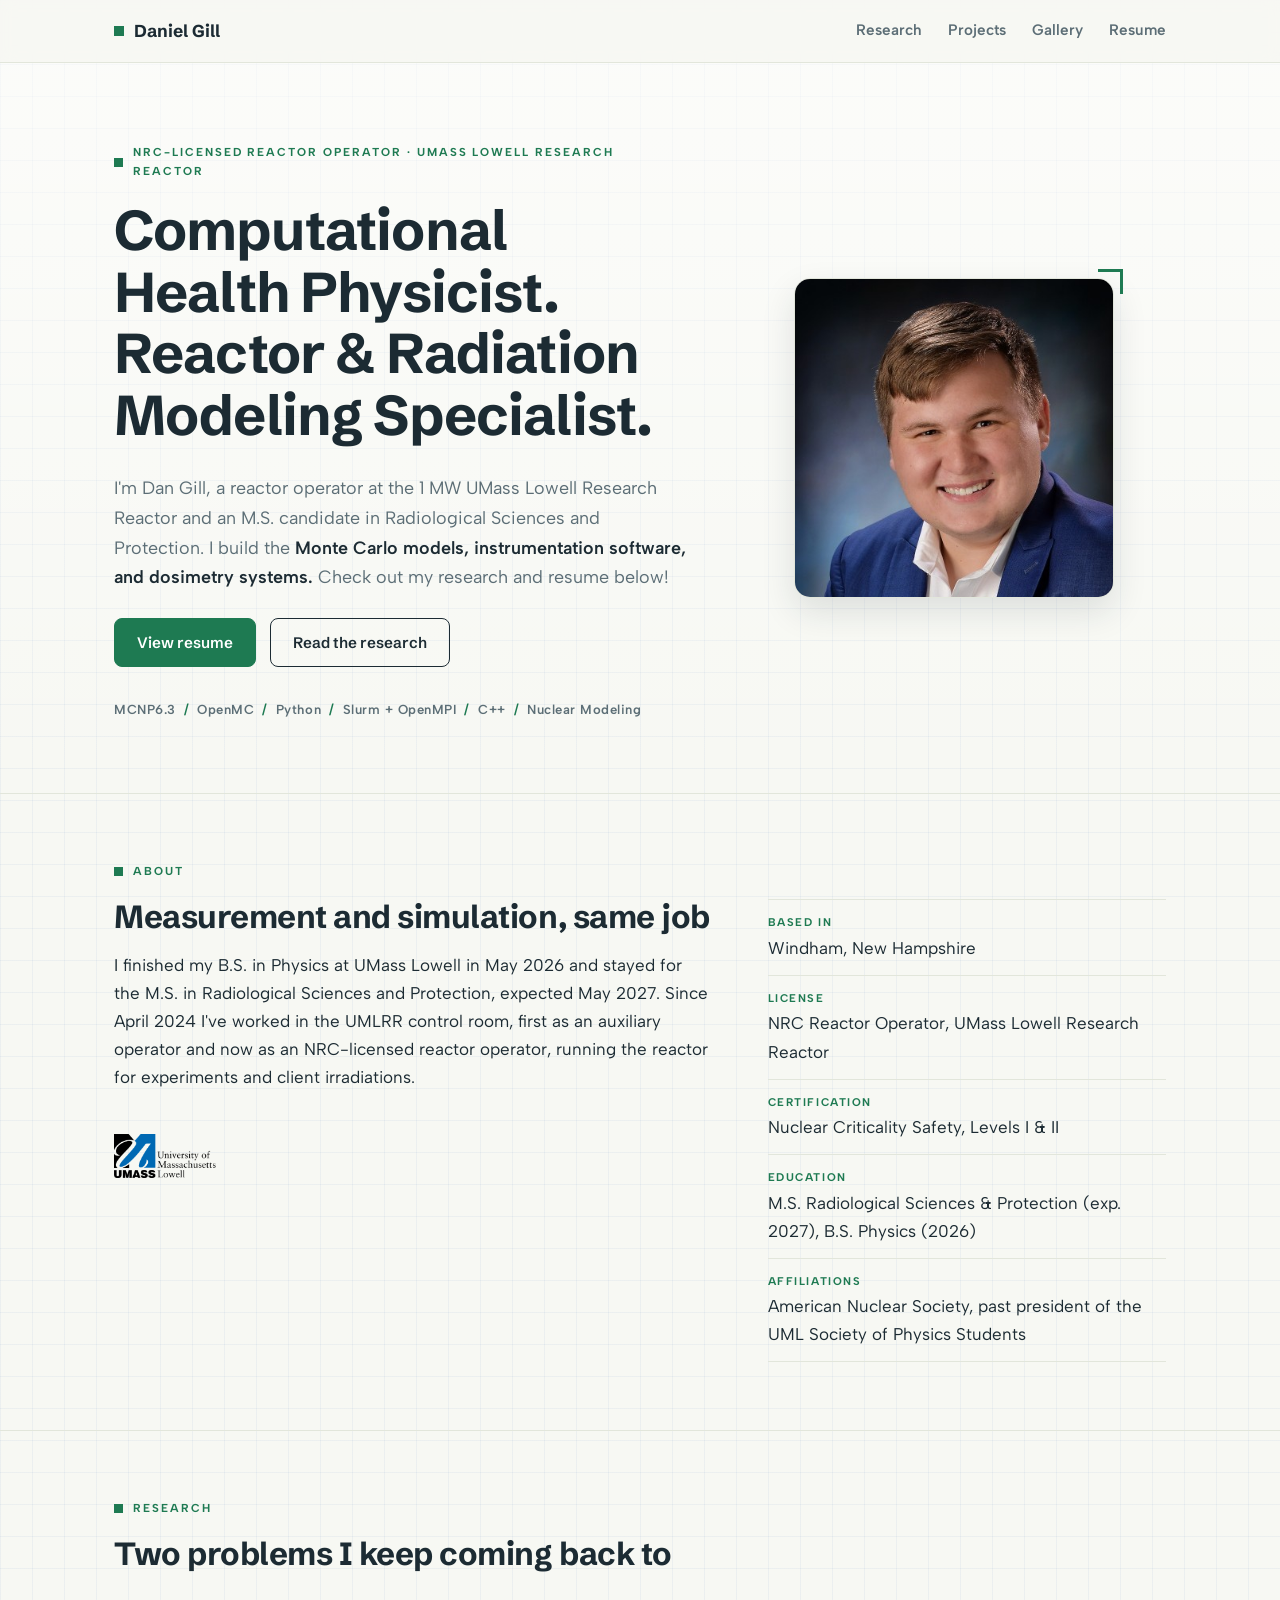
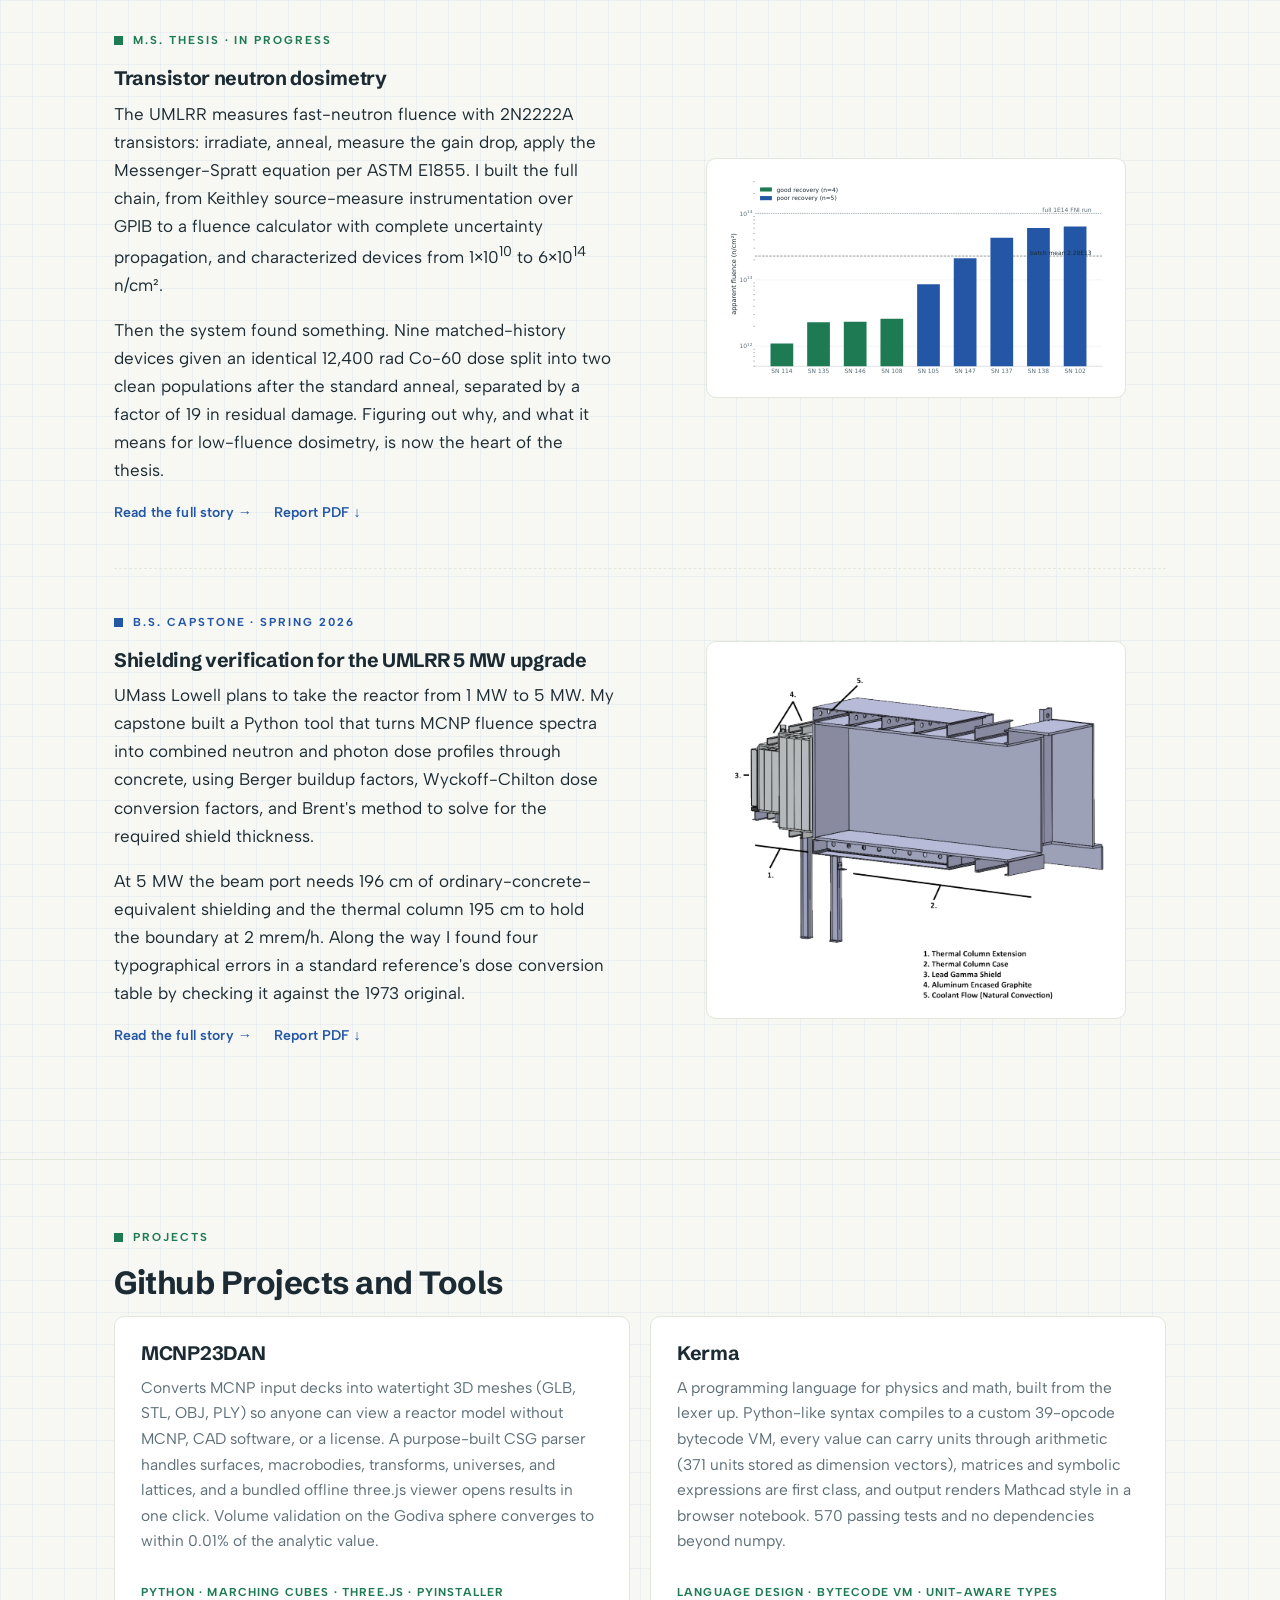
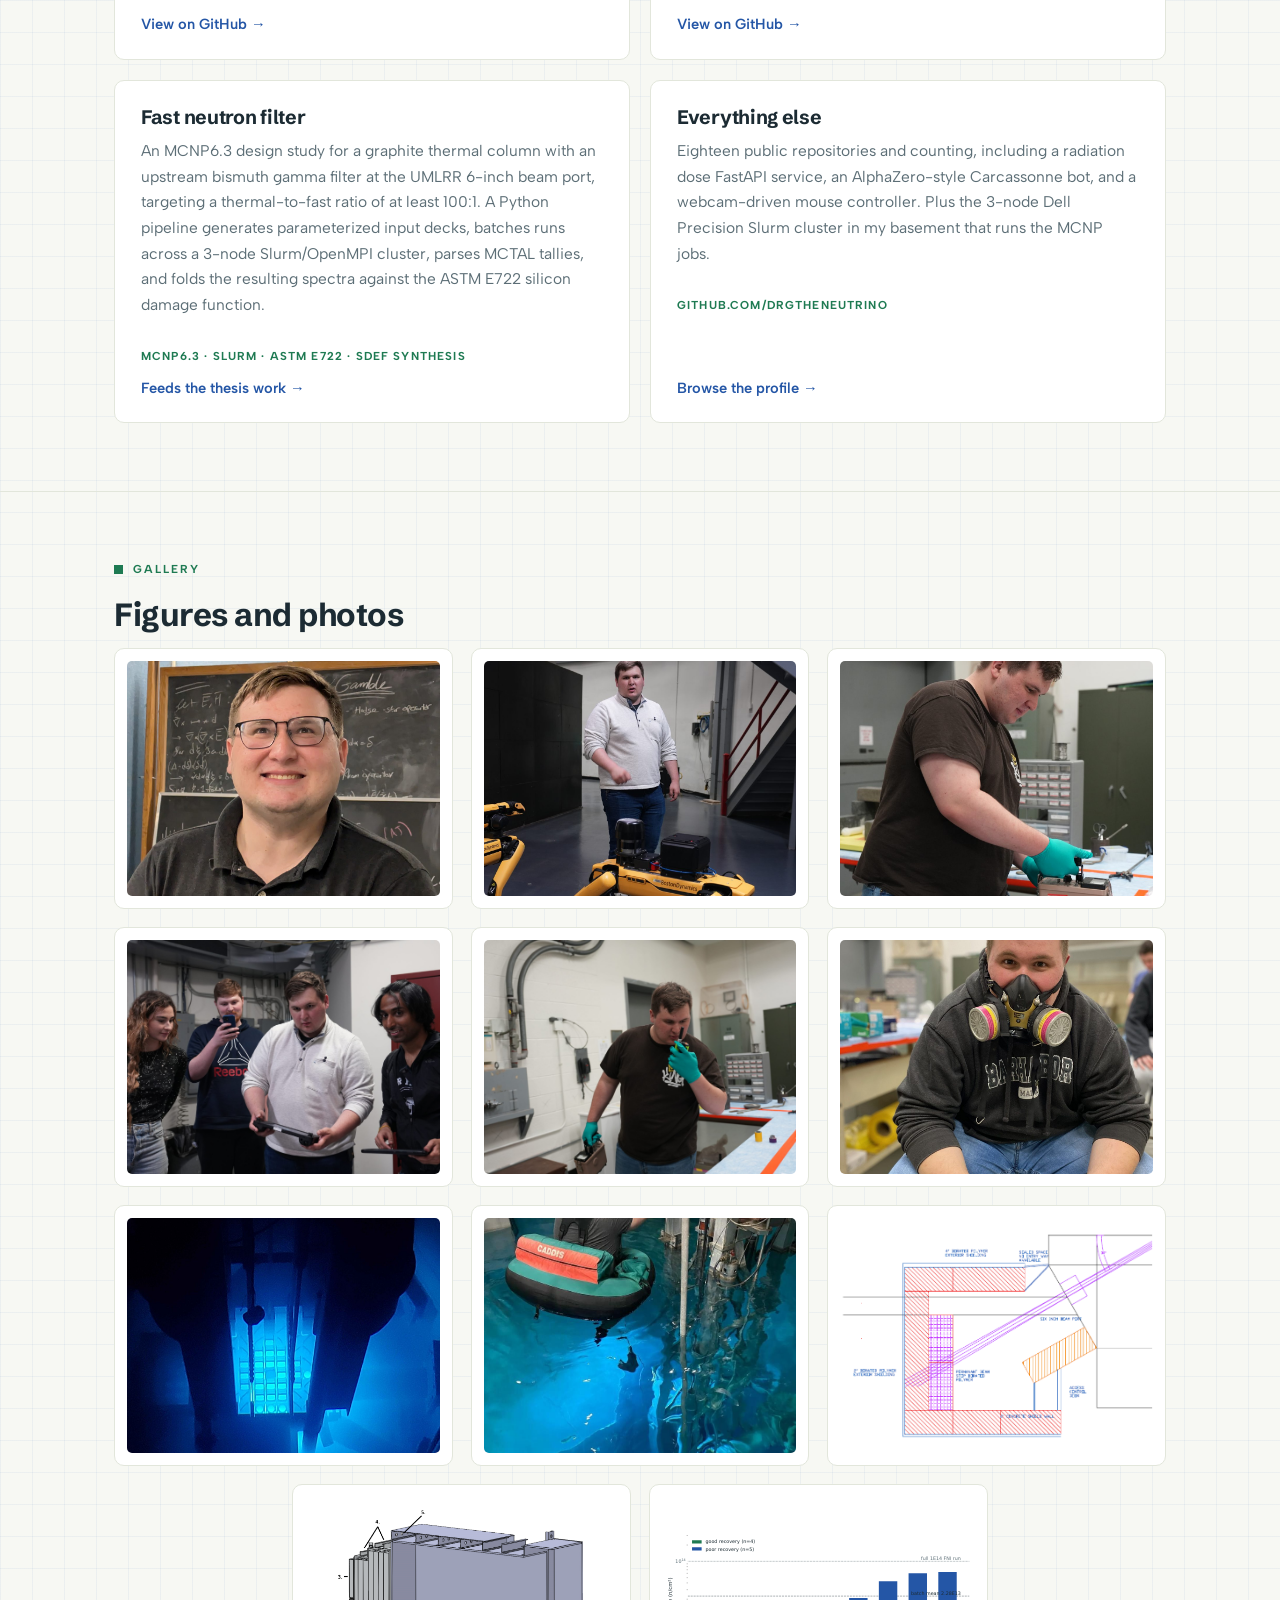
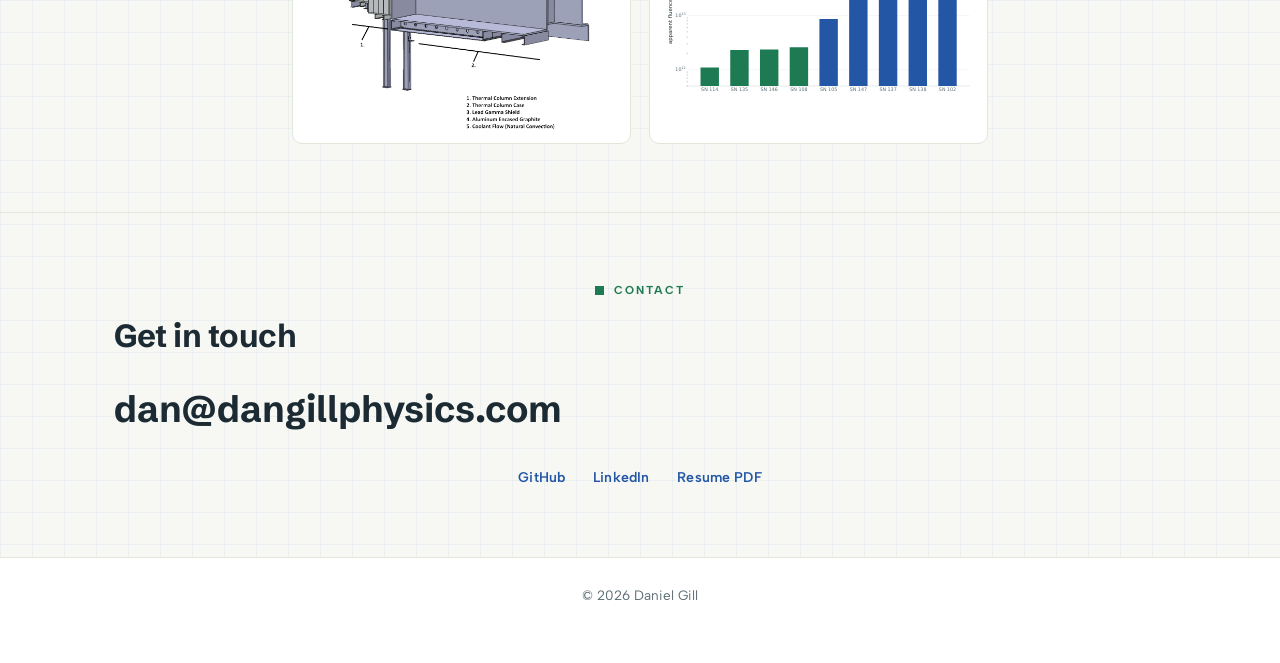
<file: index.html>
<!DOCTYPE html>
<html lang="en">
<head>
<meta charset="UTF-8">
<meta name="viewport" content="width=device-width, initial-scale=1.0">
<title>Daniel Gill | Computational Health Physics</title>
<meta name="description" content="Daniel Gill is an NRC-licensed reactor operator at the UMass Lowell Research Reactor and an M.S. candidate building Monte Carlo models, dosimetry systems, and instrumentation software.">
<link rel="canonical" href="https://dangillphysics.com/">
<meta property="og:title" content="Daniel Gill | Computational Health Physics">
<meta property="og:description" content="Reactor operations, radiation transport modeling, and neutron dosimetry.">
<meta property="og:image" content="https://dangillphysics.com/assets/img/headshot.jpg">
<meta property="og:url" content="https://dangillphysics.com/">
<link rel="icon" href="data:image/svg+xml,%3Csvg xmlns='http://www.w3.org/2000/svg' viewBox='0 0 64 64'%3E%3Crect width='64' height='64' rx='14' fill='%23f7f8f3'/%3E%3Ccircle cx='32' cy='32' r='12' fill='%231e7a52'/%3E%3Ccircle cx='32' cy='32' r='22' fill='none' stroke='%232456a6' stroke-opacity='0.4' stroke-width='3'/%3E%3C/svg%3E">
<link rel="preconnect" href="https://fonts.googleapis.com">
<link rel="preconnect" href="https://fonts.gstatic.com" crossorigin>
<link href="https://fonts.googleapis.com/css2?family=Schibsted+Grotesk:wght@500;600;700&family=Albert+Sans:wght@400;600;700&display=swap" rel="stylesheet">
<link rel="stylesheet" href="assets/css/style.css">
</head>
<body>

<nav class="nav">
  <div class="wrap">
    <a class="brand" href="#top"><span class="dot"></span>Daniel Gill</a>
    <div class="nav-links">
      <a href="#research">Research</a>
      <a href="#projects">Projects</a>
      <a href="#gallery">Gallery</a>
      <a href="resume.html">Resume</a>
    </div>
  </div>
</nav>

<header class="hero" id="top">
  <div class="wrap">
    <div>
      <p class="eyebrow rise">NRC-licensed reactor operator &middot; UMass Lowell Research Reactor</p>
      <h1 class="rise d1">Computational Health Physicist.<br>Reactor & Radiation Modeling Specialist.</h1>
      <p class="lede rise d2">I'm Dan Gill, a reactor operator at the 1 MW UMass Lowell Research Reactor and an M.S. candidate in Radiological Sciences and Protection. I build the <strong>Monte Carlo models, instrumentation software, and dosimetry systems.</strong> Check out my research and resume below!</p>
      <div class="btn-row rise d3">
        <a class="btn" href="resume.html">View resume</a>
        <a class="btn ghost" href="#research">Read the research</a>
      </div>
      <p class="toolline rise d3">MCNP6.3<span>/</span>OpenMC<span>/</span>Python<span>/</span>Slurm + OpenMPI<span>/</span>C++<span>/</span>Nuclear Modeling</p>
    </div>
    <div class="portrait-frame rise d2">
      <img class="portrait" src="assets/img/headshot.jpg" alt="Portrait of Daniel Gill" width="330" height="330">
    </div>
  </div>
</header>

<section id="about">
  <div class="wrap">
    <p class="eyebrow">About</p>
    <div class="about-grid">
      <div>
        <h2>Measurement and simulation, same job</h2>
        <p>I finished my B.S. in Physics at UMass Lowell in May 2026 and stayed for the M.S. in Radiological Sciences and Protection, expected May 2027. Since April 2024 I've worked in the UMLRR control room, first as an auxiliary operator and now as an NRC-licensed reactor operator, running the reactor for experiments and client irradiations.</p>
        <div class="chip-logo"><img src="assets/img/uml-logo.png" alt="University of Massachusetts Lowell"></div>
      </div>
      <dl class="facts">
        <div><dt>Based in</dt><dd>Windham, New Hampshire</dd></div>
        <div><dt>License</dt><dd>NRC Reactor Operator, UMass Lowell Research Reactor</dd></div>
        <div><dt>Certification</dt><dd>Nuclear Criticality Safety, Levels I &amp; II</dd></div>
        <div><dt>Education</dt><dd>M.S. Radiological Sciences &amp; Protection (exp. 2027), B.S. Physics (2026)</dd></div>
        <div><dt>Affiliations</dt><dd>American Nuclear Society, past president of the UML Society of Physics Students</dd></div>
      </dl>
    </div>
  </div>
</section>

<section id="research">
  <div class="wrap">
    <p class="eyebrow">Research</p>
    <h2>Two problems I keep coming back to</h2>

    <article class="feature">
      <div>
        <p class="eyebrow">M.S. thesis &middot; in progress</p>
        <h3>Transistor neutron dosimetry</h3>
        <p>The UMLRR measures fast-neutron fluence with 2N2222A transistors: irradiate, anneal, measure the gain drop, apply the Messenger-Spratt equation per ASTM E1855. I built the full chain, from Keithley source-measure instrumentation over GPIB to a fluence calculator with complete uncertainty propagation, and characterized devices from 1&times;10<sup>10</sup> to 6&times;10<sup>14</sup> n/cm&sup2;.</p>
        <p>Then the system found something. Nine matched-history devices given an identical 12,400 rad Co-60 dose split into two clean populations after the standard anneal, separated by a factor of 19 in residual damage. Figuring out why, and what it means for low-fluence dosimetry, is now the heart of the thesis.</p>
        <div class="links">
          <a class="mono" href="research/transistor-dosimetry.html">Read the full story &rarr;</a>
          <a class="mono" href="assets/docs/bimodal-recovery-2n2222.pdf">Report PDF &darr;</a>
        </div>
      </div>
      <figure class="media plain">
        <img src="assets/img/bimodal-fluence.svg" alt="Bar chart of apparent neutron-equivalent fluence for nine transistors after a pure gamma exposure, split into a good-recovery cluster and a poor-recovery cluster">
      </figure>
    </article>

    <article class="feature rev">
      <div>
        <p class="eyebrow warm">B.S. capstone &middot; spring 2026</p>
        <h3>Shielding verification for the UMLRR 5&nbsp;MW upgrade</h3>
        <p>UMass Lowell plans to take the reactor from 1 MW to 5 MW. My capstone built a Python tool that turns MCNP fluence spectra into combined neutron and photon dose profiles through concrete, using Berger buildup factors, Wyckoff-Chilton dose conversion factors, and Brent's method to solve for the required shield thickness.</p>
        <p>At 5 MW the beam port needs 196 cm of ordinary-concrete-equivalent shielding and the thermal column 195 cm to hold the boundary at 2 mrem/h. Along the way I found four typographical errors in a standard reference's dose conversion table by checking it against the 1973 original.</p>
        <div class="links">
          <a class="mono" href="research/shielding-5mw.html">Read the full story &rarr;</a>
          <a class="mono" href="assets/docs/umlrr-5mw-shielding-capstone.pdf">Report PDF &darr;</a>
        </div>
      </div>
      <figure class="media">
        <img src="assets/img/thermal-column.png" alt="Isometric CAD view of the UMLRR thermal column assembly showing the extension, case, lead gamma shield, and aluminum-encased graphite">
      </figure>
    </article>
  </div>
</section>

<section id="projects">
  <div class="wrap">
    <p class="eyebrow">Projects</p>
    <h2>Github Projects and Tools</h2>
    <div class="cards">

      <div class="card">
        <h3>MCNP23DAN</h3>
        <p>Converts MCNP input decks into watertight 3D meshes (GLB, STL, OBJ, PLY) so anyone can view a reactor model without MCNP, CAD software, or a license. A purpose-built CSG parser handles surfaces, macrobodies, transforms, universes, and lattices, and a bundled offline three.js viewer opens results in one click. Volume validation on the Godiva sphere converges to within 0.01% of the analytic value.</p>
        <p class="tags">python &middot; marching cubes &middot; three.js &middot; pyinstaller</p>
        <a class="more" href="https://github.com/drgtheneutrino/MCNP23DAN">View on GitHub &rarr;</a>
      </div>

      <div class="card">
        <h3>Kerma</h3>
        <p>A programming language for physics and math, built from the lexer up. Python-like syntax compiles to a custom 39-opcode bytecode VM, every value can carry units through arithmetic (371 units stored as dimension vectors), matrices and symbolic expressions are first class, and output renders Mathcad style in a browser notebook. 570 passing tests and no dependencies beyond numpy.</p>
        <p class="tags">language design &middot; bytecode vm &middot; unit-aware types</p>
        <a class="more" href="https://github.com/drgtheneutrino/Kerma-V3">View on GitHub &rarr;</a>
      </div>

      <div class="card">
        <h3>Fast neutron filter</h3>
        <p>An MCNP6.3 design study for a graphite thermal column with an upstream bismuth gamma filter at the UMLRR 6-inch beam port, targeting a thermal-to-fast ratio of at least 100:1. A Python pipeline generates parameterized input decks, batches runs across a 3-node Slurm/OpenMPI cluster, parses MCTAL tallies, and folds the resulting spectra against the ASTM E722 silicon damage function.</p>
        <p class="tags">mcnp6.3 &middot; slurm &middot; astm e722 &middot; sdef synthesis</p>
        <a class="more" href="research/transistor-dosimetry.html">Feeds the thesis work &rarr;</a>
      </div>

      <div class="card">
        <h3>Everything else</h3>
        <p>Eighteen public repositories and counting, including a radiation dose FastAPI service, an AlphaZero-style Carcassonne bot, and a webcam-driven mouse controller. Plus the 3-node Dell Precision Slurm cluster in my basement that runs the MCNP jobs.</p>
        <p class="tags">github.com/drgtheneutrino</p>
        <a class="more" href="https://github.com/drgtheneutrino">Browse the profile &rarr;</a>
      </div>

    </div>
  </div>
</section>

<section id="gallery">
  <div class="wrap">
    <p class="eyebrow">Gallery</p>
    <h2>Figures and photos</h2>
    <div class="gallery">
      <!-- Captions below are placeholders written from the images themselves.
           Edit them freely. Two extra optimized photos sit unwired in assets/img/
           (event-01.jpg, portrait-formal-2.jpg) if you want them too. -->
      <figure>
        <img src="assets/img/cherenkov.jpg" alt="Cherenkov glow in the reactor pool at the UMass Lowell Research Reactor">
      </figure>
      <figure>
        <img src="assets/img/console-01.jpg" alt="Standing at the reactor control console">
      </figure>
      <figure>
        <img src="assets/img/bay-01.jpg" alt="Inside the reactor bay at the UMass Lowell Research Reactor">
      </figure>
      <figure>
        <img src="assets/img/console-02.jpg" alt="Working at the reactor control console">
      </figure>
      <figure>
        <img src="assets/img/bay-02.jpg" alt="The reactor bay seen from the pool level">
      </figure>
      <figure>
        <img src="assets/img/instrumentation.jpg" alt="Laboratory instrumentation stack">
      </figure>
      <figure>
        <img src="assets/img/facility-01.jpg" alt="Daniel Gill working beside facility equipment">
      </figure>
      <figure>
        <img src="assets/img/portrait-formal.jpg" alt="Daniel Gill in formal attire">
      </figure>
      <figure class="bright contain">
        <img src="assets/img/beamport-plan.png" alt="Plan view drawing of the beam port facility showing the six-inch beam port channel, borated polymer shielding, concrete shield wall, and access control door">
      </figure>
      <figure class="bright contain">
        <img src="assets/img/thermal-column.png" alt="Isometric view of the thermal column assembly">
      </figure>
      <figure class="contain">
        <img src="assets/img/bimodal-fluence.svg" alt="Chart of apparent fluence per transistor after pure gamma exposure">
      </figure>
      <!-- Add more photos by copying a <figure> block above.
           Drop the image in assets/img/ and update src, alt, and the caption.
           Use class="bright" on <figure> for light-background images like drawings. -->
    </div>
  </div>
</section>

<section class="contact" id="contact">
  <div class="wrap">
    <p class="eyebrow" style="justify-content:center;">Contact</p>
    <h2>Get in touch</h2>
    <a class="bigmail" href="mailto:dan@dangillphysics.com">dan@dangillphysics.com</a>
    <div class="out mono">
      <a href="https://github.com/drgtheneutrino">GitHub</a>
      <a href="https://www.linkedin.com/in/daniel-gillnh">LinkedIn</a>
      <a href="assets/docs/Daniel_Gill_Resume.pdf">Resume PDF</a>
    </div>
  </div>
</section>

<footer>
  <div class="wrap">&copy; 2026 Daniel Gill</div>
</footer>

</body>
</html>
</file>
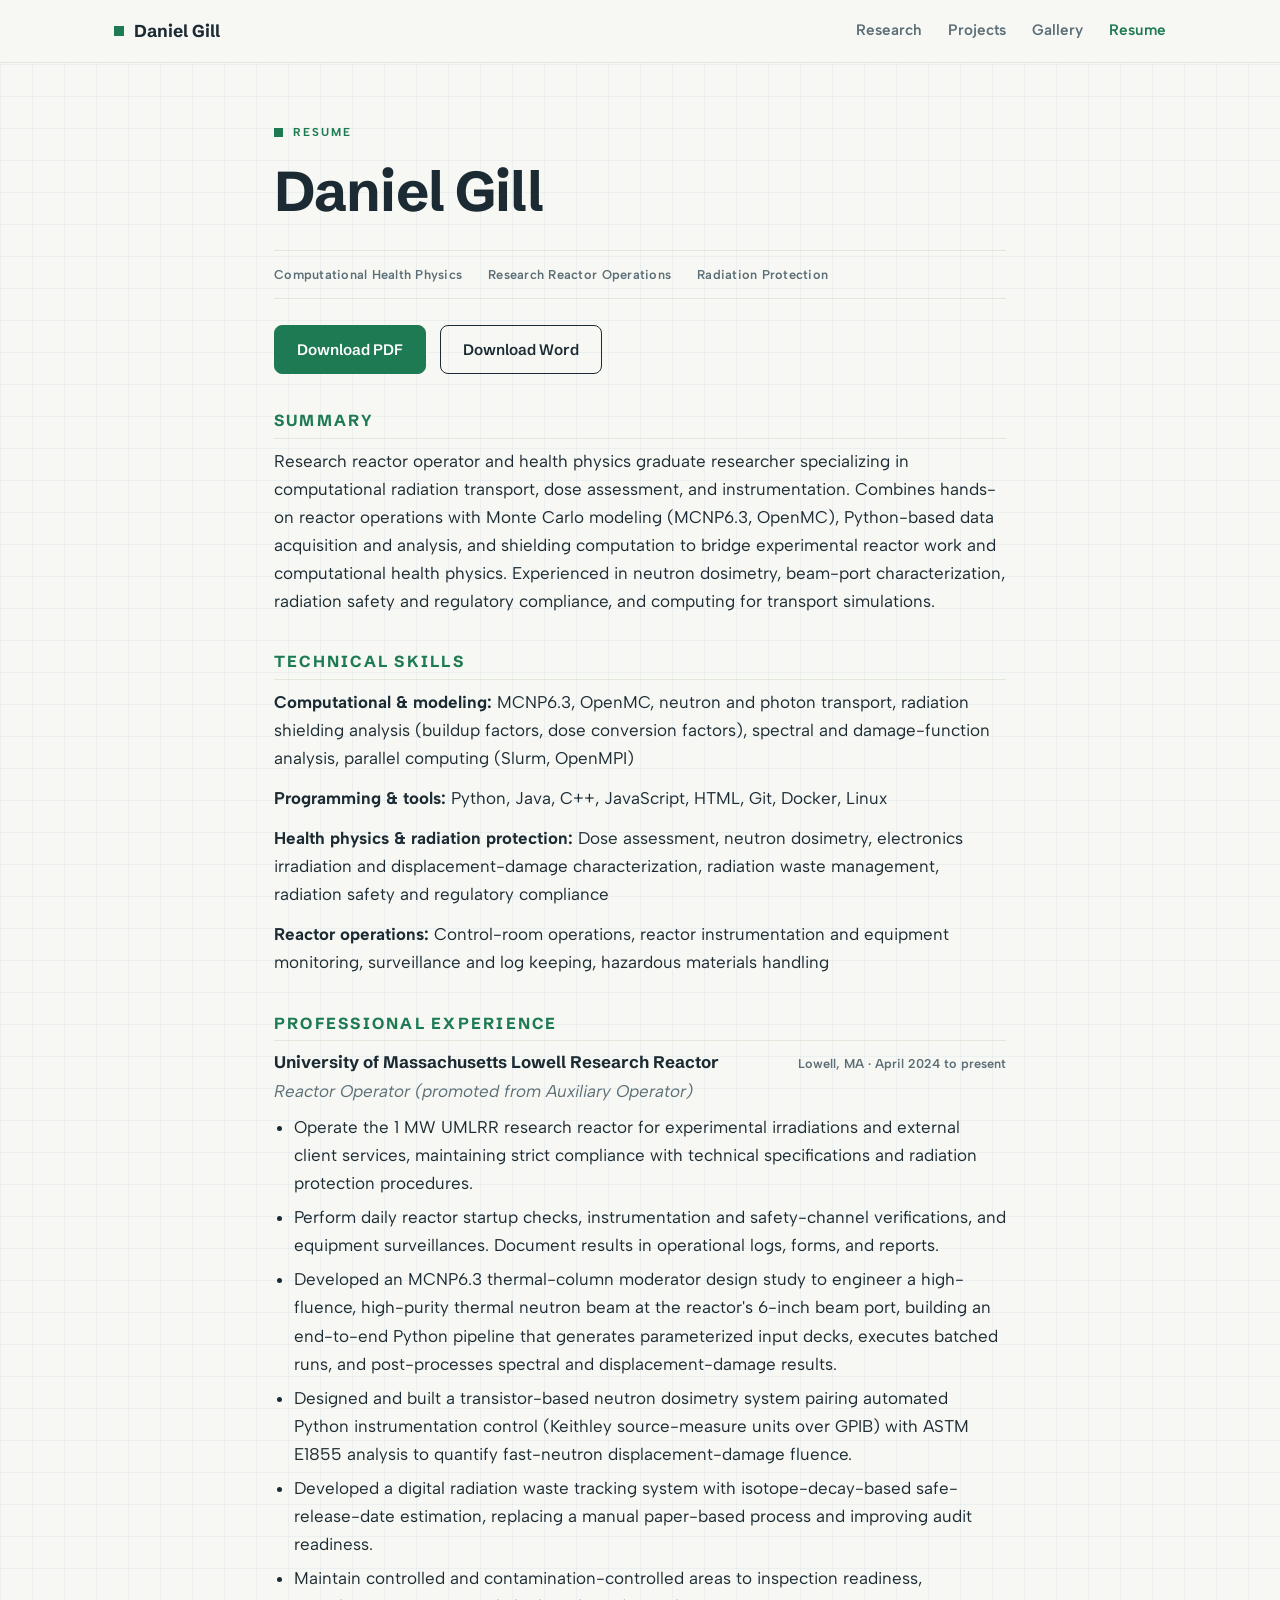
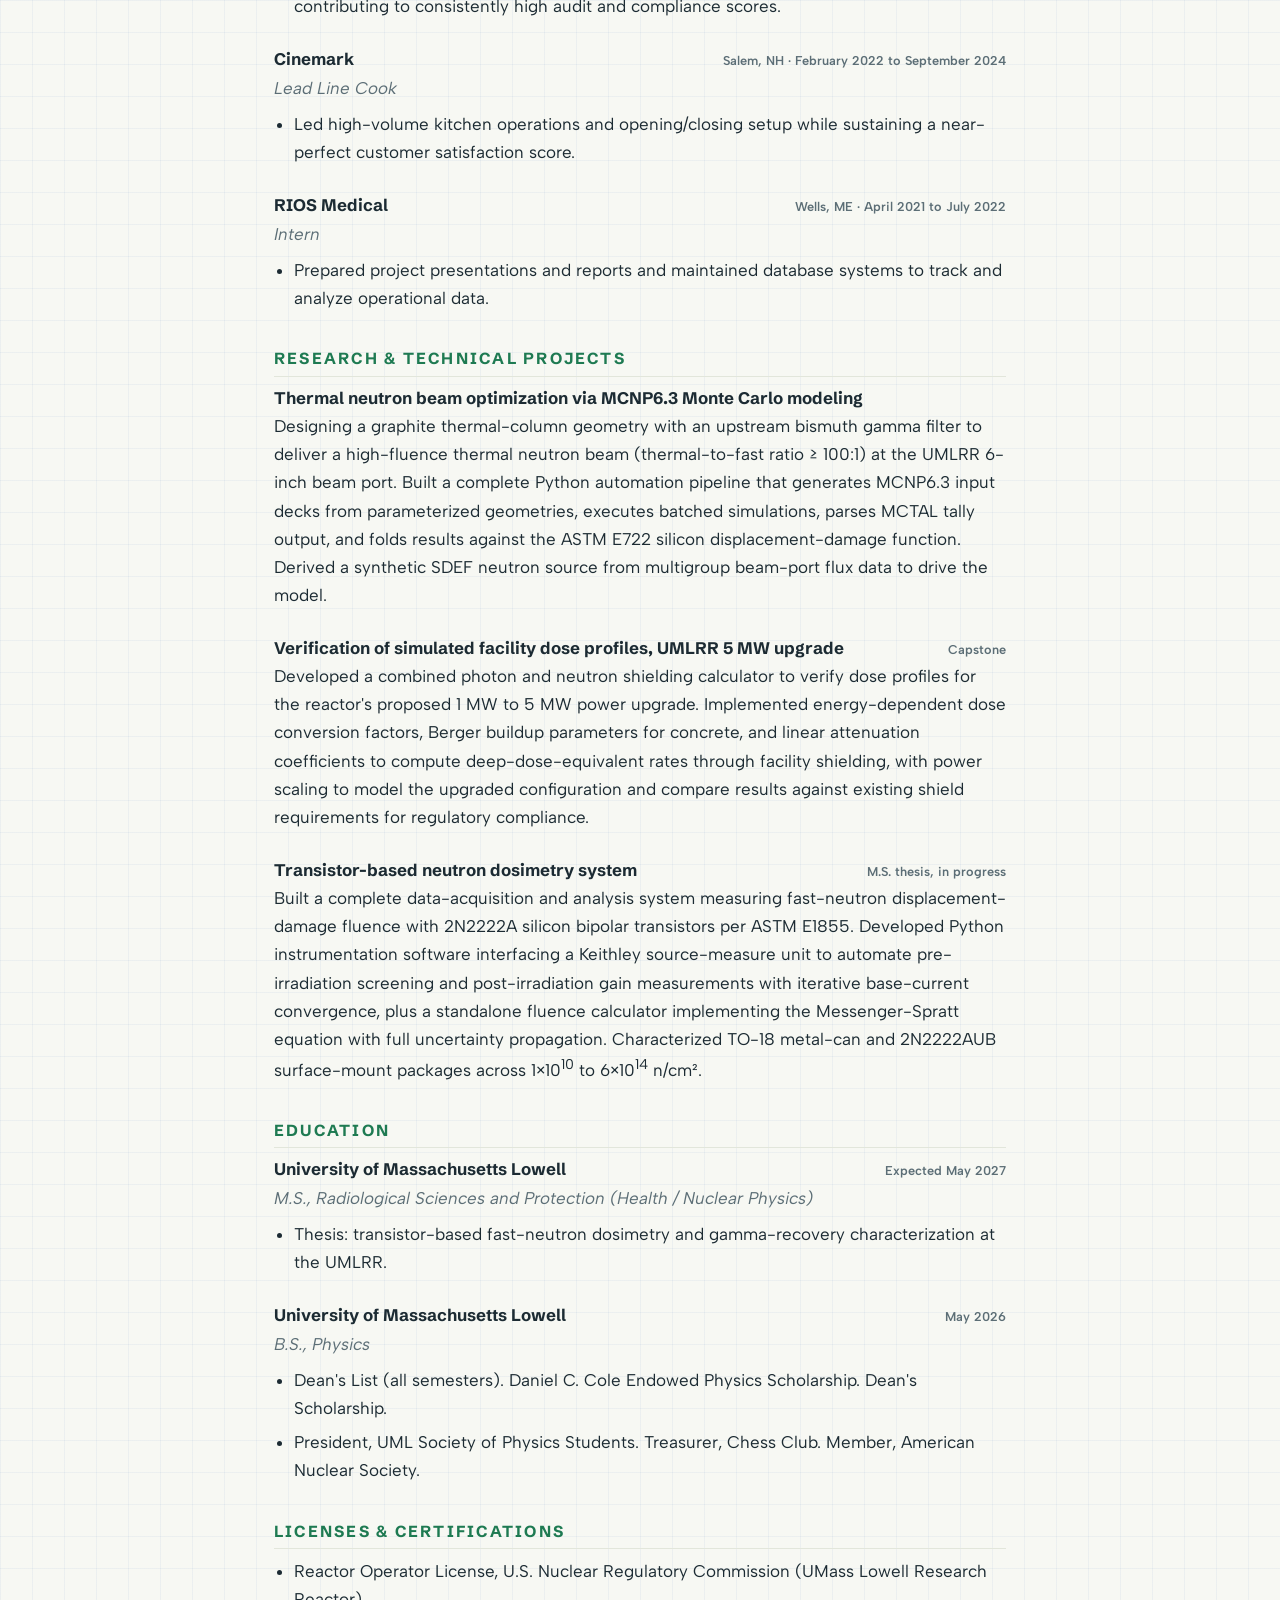
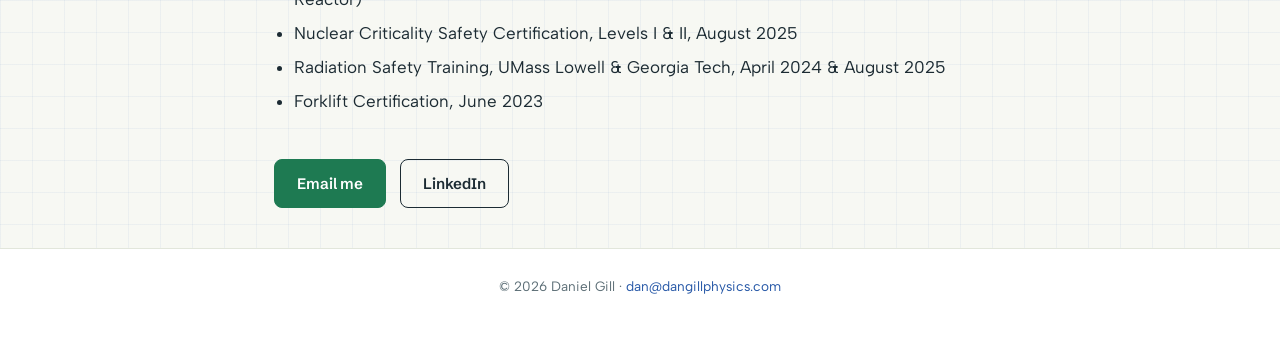
<file: resume.html>
<!DOCTYPE html>
<html lang="en">
<head>
<meta charset="UTF-8">
<meta name="viewport" content="width=device-width, initial-scale=1.0">
<title>Resume | Daniel Gill</title>
<meta name="description" content="Resume of Daniel Gill: NRC-licensed research reactor operator and M.S. candidate in Radiological Sciences and Protection at UMass Lowell.">
<link rel="icon" href="data:image/svg+xml,%3Csvg xmlns='http://www.w3.org/2000/svg' viewBox='0 0 64 64'%3E%3Crect width='64' height='64' rx='14' fill='%23f7f8f3'/%3E%3Ccircle cx='32' cy='32' r='12' fill='%231e7a52'/%3E%3Ccircle cx='32' cy='32' r='22' fill='none' stroke='%232456a6' stroke-opacity='0.4' stroke-width='3'/%3E%3C/svg%3E">
<link rel="preconnect" href="https://fonts.googleapis.com">
<link rel="preconnect" href="https://fonts.gstatic.com" crossorigin>
<link href="https://fonts.googleapis.com/css2?family=Schibsted+Grotesk:wght@500;600;700&family=Albert+Sans:wght@400;600;700&display=swap" rel="stylesheet">
<link rel="stylesheet" href="assets/css/style.css">
</head>
<body>

<nav class="nav">
  <div class="wrap">
    <a class="brand" href="index.html"><span class="dot"></span>Daniel Gill</a>
    <div class="nav-links">
      <a href="index.html#research">Research</a>
      <a href="index.html#projects">Projects</a>
      <a href="index.html#gallery">Gallery</a>
      <a href="resume.html" class="active">Resume</a>
    </div>
  </div>
</nav>

<main class="article resume">
  <div class="titleblock">
    <p class="eyebrow">Resume</p>
    <h1>Daniel Gill</h1>
    <p class="meta">
      <span>Computational Health Physics</span>
      <span>Research Reactor Operations</span>
      <span>Radiation Protection</span>
    </p>
    <div class="btn-row">
      <a class="btn" href="assets/docs/Daniel_Gill_Resume.pdf">Download PDF</a>
      <a class="btn ghost" href="assets/docs/Daniel_Gill_Resume.docx">Download Word</a>
    </div>
  </div>

  <h2>Summary</h2>
  <p>Research reactor operator and health physics graduate researcher specializing in computational radiation transport, dose assessment, and instrumentation. Combines hands-on reactor operations with Monte Carlo modeling (MCNP6.3, OpenMC), Python-based data acquisition and analysis, and shielding computation to bridge experimental reactor work and computational health physics. Experienced in neutron dosimetry, beam-port characterization, radiation safety and regulatory compliance, and computing for transport simulations.</p>

  <h2>Technical skills</h2>
  <div class="skillrow"><b>Computational &amp; modeling:</b> MCNP6.3, OpenMC, neutron and photon transport, radiation shielding analysis (buildup factors, dose conversion factors), spectral and damage-function analysis, parallel computing (Slurm, OpenMPI)</div>
  <div class="skillrow"><b>Programming &amp; tools:</b> Python, Java, C++, JavaScript, HTML, Git, Docker, Linux</div>
  <div class="skillrow"><b>Health physics &amp; radiation protection:</b> Dose assessment, neutron dosimetry, electronics irradiation and displacement-damage characterization, radiation waste management, radiation safety and regulatory compliance</div>
  <div class="skillrow"><b>Reactor operations:</b> Control-room operations, reactor instrumentation and equipment monitoring, surveillance and log keeping, hazardous materials handling</div>

  <h2>Professional experience</h2>
  <div class="entry">
    <div class="head"><b>University of Massachusetts Lowell Research Reactor</b><span class="when">Lowell, MA &middot; April 2024 to present</span></div>
    <p class="role">Reactor Operator (promoted from Auxiliary Operator)</p>
    <ul>
      <li>Operate the 1 MW UMLRR research reactor for experimental irradiations and external client services, maintaining strict compliance with technical specifications and radiation protection procedures.</li>
      <li>Perform daily reactor startup checks, instrumentation and safety-channel verifications, and equipment surveillances. Document results in operational logs, forms, and reports.</li>
      <li>Developed an MCNP6.3 thermal-column moderator design study to engineer a high-fluence, high-purity thermal neutron beam at the reactor's 6-inch beam port, building an end-to-end Python pipeline that generates parameterized input decks, executes batched runs, and post-processes spectral and displacement-damage results.</li>
      <li>Designed and built a transistor-based neutron dosimetry system pairing automated Python instrumentation control (Keithley source-measure units over GPIB) with ASTM E1855 analysis to quantify fast-neutron displacement-damage fluence.</li>
      <li>Developed a digital radiation waste tracking system with isotope-decay-based safe-release-date estimation, replacing a manual paper-based process and improving audit readiness.</li>
      <li>Maintain controlled and contamination-controlled areas to inspection readiness, contributing to consistently high audit and compliance scores.</li>
    </ul>
  </div>
  <div class="entry">
    <div class="head"><b>Cinemark</b><span class="when">Salem, NH &middot; February 2022 to September 2024</span></div>
    <p class="role">Lead Line Cook</p>
    <ul>
      <li>Led high-volume kitchen operations and opening/closing setup while sustaining a near-perfect customer satisfaction score.</li>
    </ul>
  </div>
  <div class="entry">
    <div class="head"><b>RIOS Medical</b><span class="when">Wells, ME &middot; April 2021 to July 2022</span></div>
    <p class="role">Intern</p>
    <ul>
      <li>Prepared project presentations and reports and maintained database systems to track and analyze operational data.</li>
    </ul>
  </div>

  <h2>Research &amp; technical projects</h2>
  <div class="entry">
    <div class="head"><b>Thermal neutron beam optimization via MCNP6.3 Monte Carlo modeling</b></div>
    <p>Designing a graphite thermal-column geometry with an upstream bismuth gamma filter to deliver a high-fluence thermal neutron beam (thermal-to-fast ratio &ge; 100:1) at the UMLRR 6-inch beam port. Built a complete Python automation pipeline that generates MCNP6.3 input decks from parameterized geometries, executes batched simulations, parses MCTAL tally output, and folds results against the ASTM E722 silicon displacement-damage function. Derived a synthetic SDEF neutron source from multigroup beam-port flux data to drive the model.</p>
  </div>
  <div class="entry">
    <div class="head"><b>Verification of simulated facility dose profiles, UMLRR 5 MW upgrade</b><span class="when">Capstone</span></div>
    <p>Developed a combined photon and neutron shielding calculator to verify dose profiles for the reactor's proposed 1 MW to 5 MW power upgrade. Implemented energy-dependent dose conversion factors, Berger buildup parameters for concrete, and linear attenuation coefficients to compute deep-dose-equivalent rates through facility shielding, with power scaling to model the upgraded configuration and compare results against existing shield requirements for regulatory compliance.</p>
  </div>
  <div class="entry">
    <div class="head"><b>Transistor-based neutron dosimetry system</b><span class="when">M.S. thesis, in progress</span></div>
    <p>Built a complete data-acquisition and analysis system measuring fast-neutron displacement-damage fluence with 2N2222A silicon bipolar transistors per ASTM E1855. Developed Python instrumentation software interfacing a Keithley source-measure unit to automate pre-irradiation screening and post-irradiation gain measurements with iterative base-current convergence, plus a standalone fluence calculator implementing the Messenger-Spratt equation with full uncertainty propagation. Characterized TO-18 metal-can and 2N2222AUB surface-mount packages across 1&times;10<sup>10</sup> to 6&times;10<sup>14</sup> n/cm&sup2;.</p>
  </div>

  <h2>Education</h2>
  <div class="entry">
    <div class="head"><b>University of Massachusetts Lowell</b><span class="when">Expected May 2027</span></div>
    <p class="role">M.S., Radiological Sciences and Protection (Health / Nuclear Physics)</p>
    <ul><li>Thesis: transistor-based fast-neutron dosimetry and gamma-recovery characterization at the UMLRR.</li></ul>
  </div>
  <div class="entry">
    <div class="head"><b>University of Massachusetts Lowell</b><span class="when">May 2026</span></div>
    <p class="role">B.S., Physics</p>
    <ul>
      <li>Dean's List (all semesters). Daniel C. Cole Endowed Physics Scholarship. Dean's Scholarship.</li>
      <li>President, UML Society of Physics Students. Treasurer, Chess Club. Member, American Nuclear Society.</li>
    </ul>
  </div>

  <h2>Licenses &amp; certifications</h2>
  <ul>
    <li>Reactor Operator License, U.S. Nuclear Regulatory Commission (UMass Lowell Research Reactor)</li>
    <li>Nuclear Criticality Safety Certification, Levels I &amp; II, August 2025</li>
    <li>Radiation Safety Training, UMass Lowell &amp; Georgia Tech, April 2024 &amp; August 2025</li>
    <li>Forklift Certification, June 2023</li>
  </ul>

  <div class="btn-row" style="margin-top: 44px;">
    <a class="btn" href="mailto:dan@dangillphysics.com">Email me</a>
    <a class="btn ghost" href="https://www.linkedin.com/in/daniel-gillnh">LinkedIn</a>
  </div>
</main>

<footer>
  <div class="wrap">&copy; 2026 Daniel Gill &middot; <a href="mailto:dan@dangillphysics.com">dan@dangillphysics.com</a></div>
</footer>

</body>
</html>
</file>
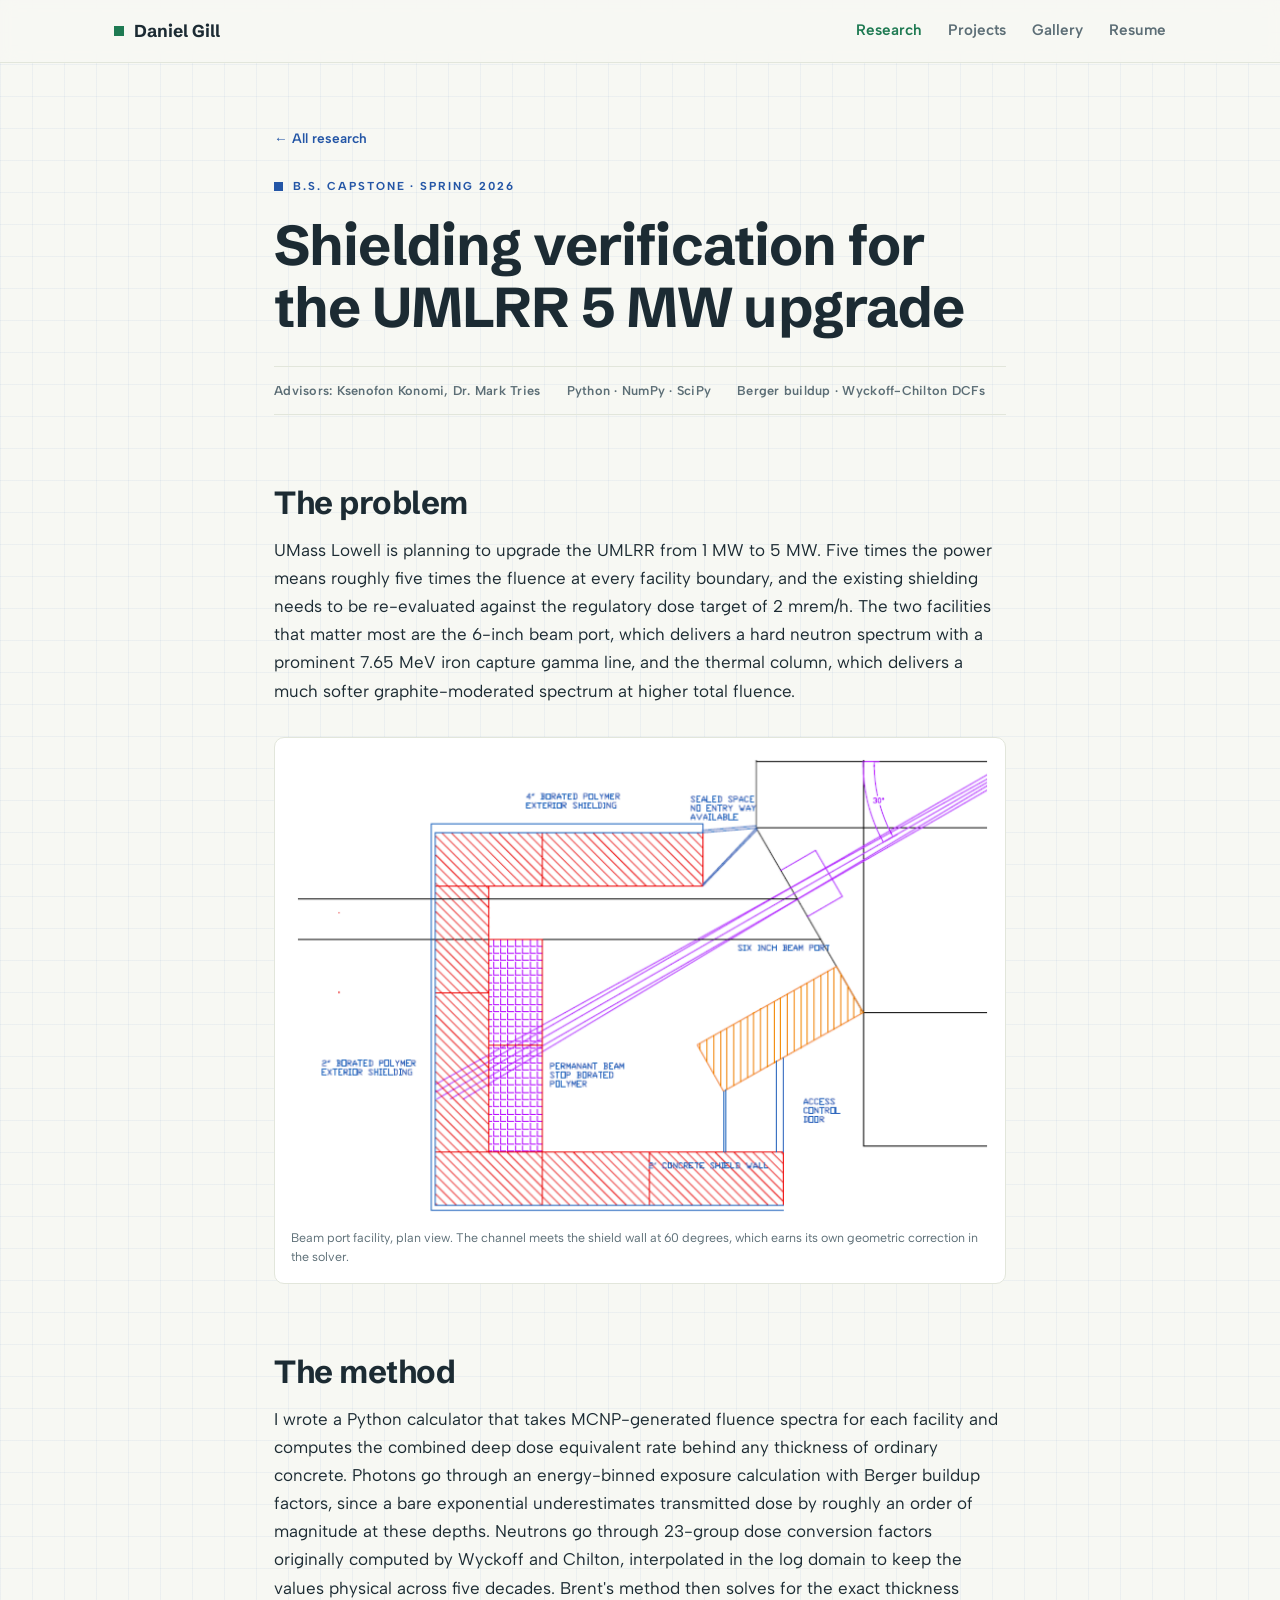
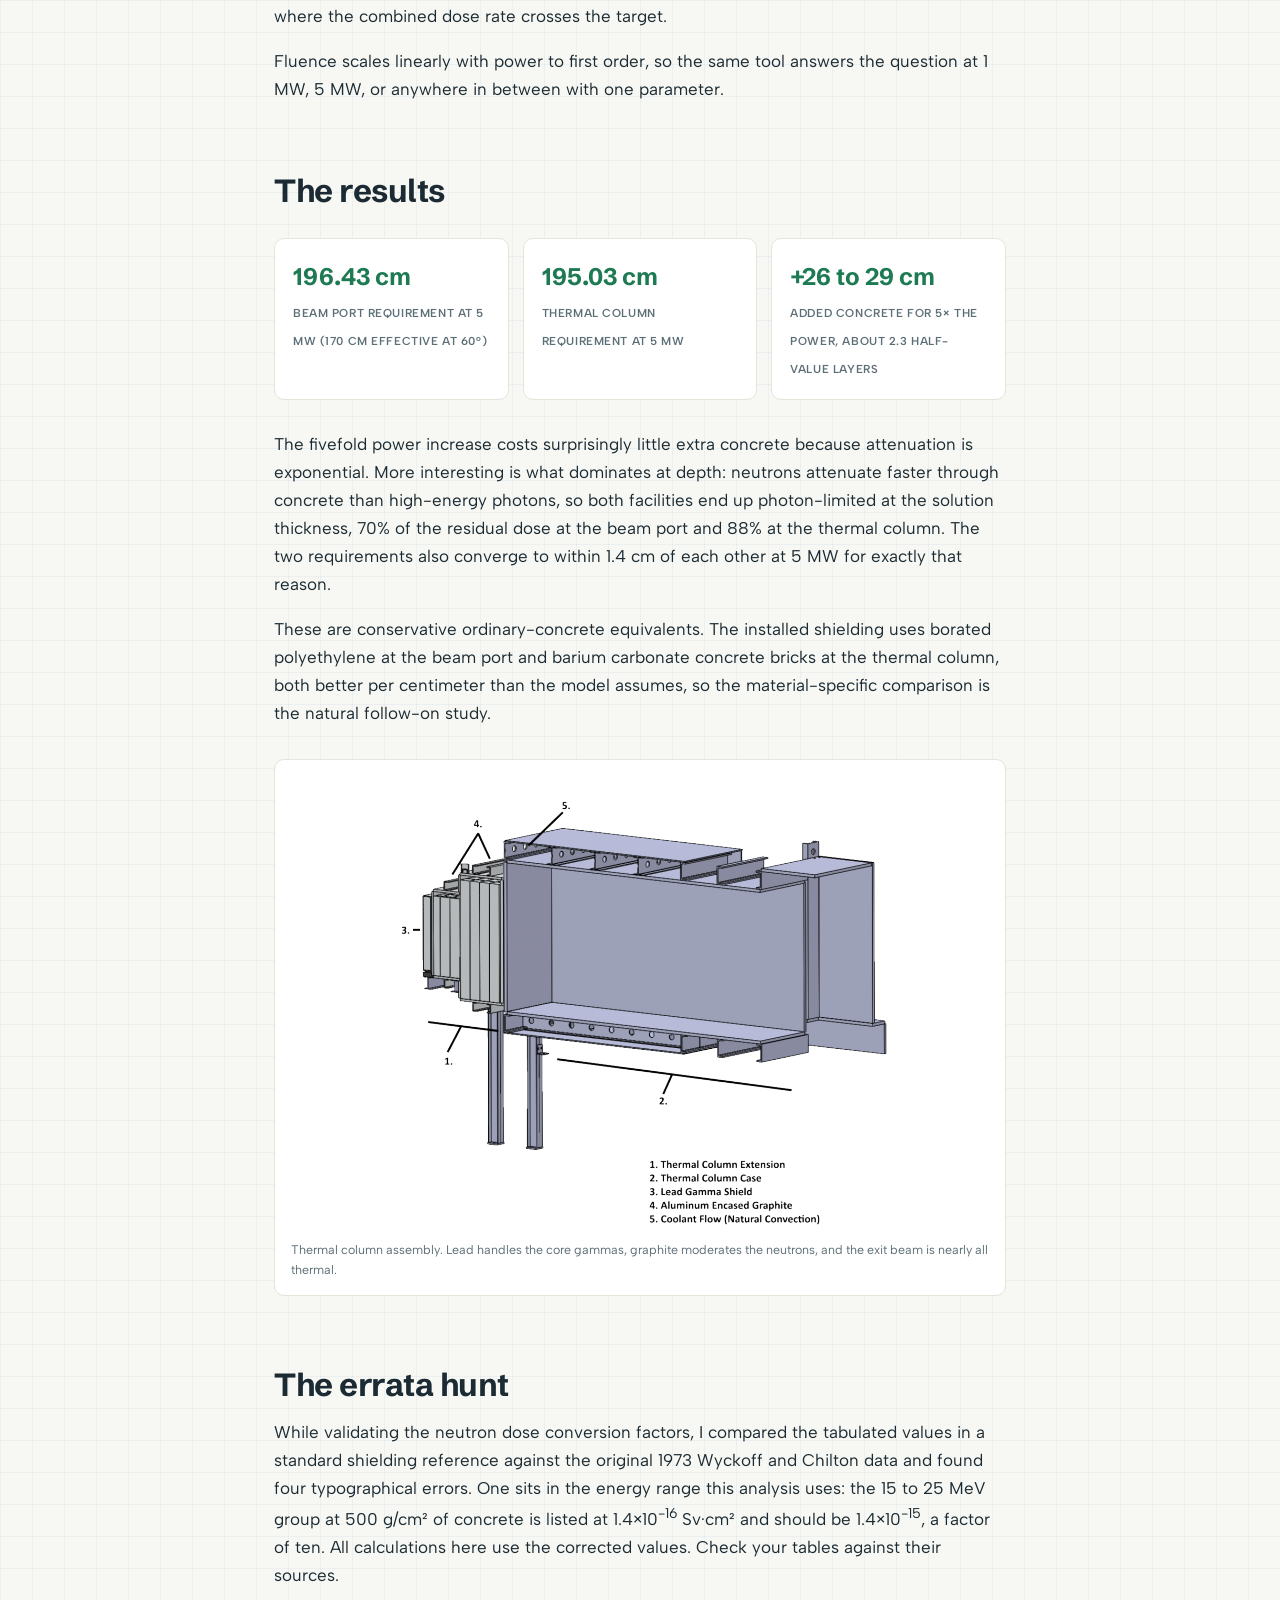
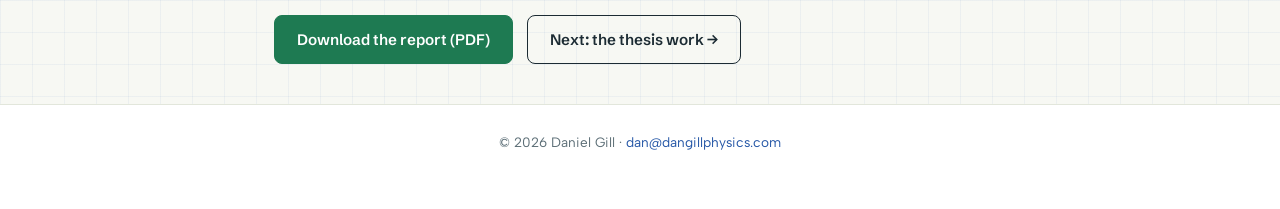
<file: research/shielding-5mw.html>
<!DOCTYPE html>
<html lang="en">
<head>
<meta charset="UTF-8">
<meta name="viewport" content="width=device-width, initial-scale=1.0">
<title>Shielding verification for the UMLRR 5 MW upgrade | Daniel Gill</title>
<meta name="description" content="A Python shielding calculator verifying combined neutron and photon dose profiles for the UMass Lowell Research Reactor's proposed 1 MW to 5 MW power upgrade.">
<link rel="icon" href="data:image/svg+xml,%3Csvg xmlns='http://www.w3.org/2000/svg' viewBox='0 0 64 64'%3E%3Crect width='64' height='64' rx='14' fill='%23f7f8f3'/%3E%3Ccircle cx='32' cy='32' r='12' fill='%231e7a52'/%3E%3Ccircle cx='32' cy='32' r='22' fill='none' stroke='%232456a6' stroke-opacity='0.4' stroke-width='3'/%3E%3C/svg%3E">
<link rel="preconnect" href="https://fonts.googleapis.com">
<link rel="preconnect" href="https://fonts.gstatic.com" crossorigin>
<link href="https://fonts.googleapis.com/css2?family=Schibsted+Grotesk:wght@500;600;700&family=Albert+Sans:wght@400;600;700&display=swap" rel="stylesheet">
<link rel="stylesheet" href="../assets/css/style.css">
</head>
<body>

<nav class="nav">
  <div class="wrap">
    <a class="brand" href="../index.html"><span class="dot"></span>Daniel Gill</a>
    <div class="nav-links">
      <a href="../index.html#research" class="active">Research</a>
      <a href="../index.html#projects">Projects</a>
      <a href="../index.html#gallery">Gallery</a>
      <a href="../resume.html">Resume</a>
    </div>
  </div>
</nav>

<main class="article">
  <a class="backlink" href="../index.html#research">&larr; All research</a>

  <div class="titleblock">
    <p class="eyebrow warm">B.S. capstone &middot; spring 2026</p>
    <h1>Shielding verification for the UMLRR 5 MW upgrade</h1>
    <p class="meta">
      <span>Advisors: Ksenofon Konomi, Dr. Mark Tries</span>
      <span>Python &middot; NumPy &middot; SciPy</span>
      <span>Berger buildup &middot; Wyckoff-Chilton DCFs</span>
    </p>
  </div>

  <h2>The problem</h2>
  <p>UMass Lowell is planning to upgrade the UMLRR from 1 MW to 5 MW. Five times the power means roughly five times the fluence at every facility boundary, and the existing shielding needs to be re-evaluated against the regulatory dose target of 2 mrem/h. The two facilities that matter most are the 6-inch beam port, which delivers a hard neutron spectrum with a prominent 7.65 MeV iron capture gamma line, and the thermal column, which delivers a much softer graphite-moderated spectrum at higher total fluence.</p>

  <figure class="bright">
    <img src="../assets/img/beamport-plan.png" alt="Plan view drawing of the beam port facility showing the six-inch beam port channel entering at 60 degrees, borated polymer shielding layers, the permanent beam stop, concrete shield wall, and access control door">
    <figcaption>Beam port facility, plan view. The channel meets the shield wall at 60 degrees, which earns its own geometric correction in the solver.</figcaption>
  </figure>

  <h2>The method</h2>
  <p>I wrote a Python calculator that takes MCNP-generated fluence spectra for each facility and computes the combined deep dose equivalent rate behind any thickness of ordinary concrete. Photons go through an energy-binned exposure calculation with Berger buildup factors, since a bare exponential underestimates transmitted dose by roughly an order of magnitude at these depths. Neutrons go through 23-group dose conversion factors originally computed by Wyckoff and Chilton, interpolated in the log domain to keep the values physical across five decades. Brent's method then solves for the exact thickness where the combined dose rate crosses the target.</p>
  <p>Fluence scales linearly with power to first order, so the same tool answers the question at 1 MW, 5 MW, or anywhere in between with one parameter.</p>

  <h2>The results</h2>
  <div class="numbers">
    <div class="n"><b>196.43 cm</b><span>beam port requirement at 5 MW (170 cm effective at 60&deg;)</span></div>
    <div class="n"><b>195.03 cm</b><span>thermal column requirement at 5 MW</span></div>
    <div class="n"><b>+26 to 29 cm</b><span>added concrete for 5&times; the power, about 2.3 half-value layers</span></div>
  </div>
  <p>The fivefold power increase costs surprisingly little extra concrete because attenuation is exponential. More interesting is what dominates at depth: neutrons attenuate faster through concrete than high-energy photons, so both facilities end up photon-limited at the solution thickness, 70% of the residual dose at the beam port and 88% at the thermal column. The two requirements also converge to within 1.4 cm of each other at 5 MW for exactly that reason.</p>
  <p>These are conservative ordinary-concrete equivalents. The installed shielding uses borated polyethylene at the beam port and barium carbonate concrete bricks at the thermal column, both better per centimeter than the model assumes, so the material-specific comparison is the natural follow-on study.</p>

  <figure class="bright">
    <img src="../assets/img/thermal-column.png" alt="Isometric CAD view of the thermal column assembly showing the thermal column extension, case, lead gamma shield, aluminum-encased graphite, and natural convection coolant flow path">
    <figcaption>Thermal column assembly. Lead handles the core gammas, graphite moderates the neutrons, and the exit beam is nearly all thermal.</figcaption>
  </figure>

  <h2>The errata hunt</h2>
  <p>While validating the neutron dose conversion factors, I compared the tabulated values in a standard shielding reference against the original 1973 Wyckoff and Chilton data and found four typographical errors. One sits in the energy range this analysis uses: the 15 to 25 MeV group at 500 g/cm&sup2; of concrete is listed at 1.4&times;10<sup>-16</sup> Sv&middot;cm&sup2; and should be 1.4&times;10<sup>-15</sup>, a factor of ten. All calculations here use the corrected values. Check your tables against their sources.</p>

  <div class="btn-row">
    <a class="btn" href="../assets/docs/umlrr-5mw-shielding-capstone.pdf">Download the report (PDF)</a>
    <a class="btn ghost" href="transistor-dosimetry.html">Next: the thesis work &rarr;</a>
  </div>
</main>

<footer>
  <div class="wrap">&copy; 2026 Daniel Gill &middot; <a href="mailto:dan@dangillphysics.com">dan@dangillphysics.com</a></div>
</footer>

</body>
</html>
</file>
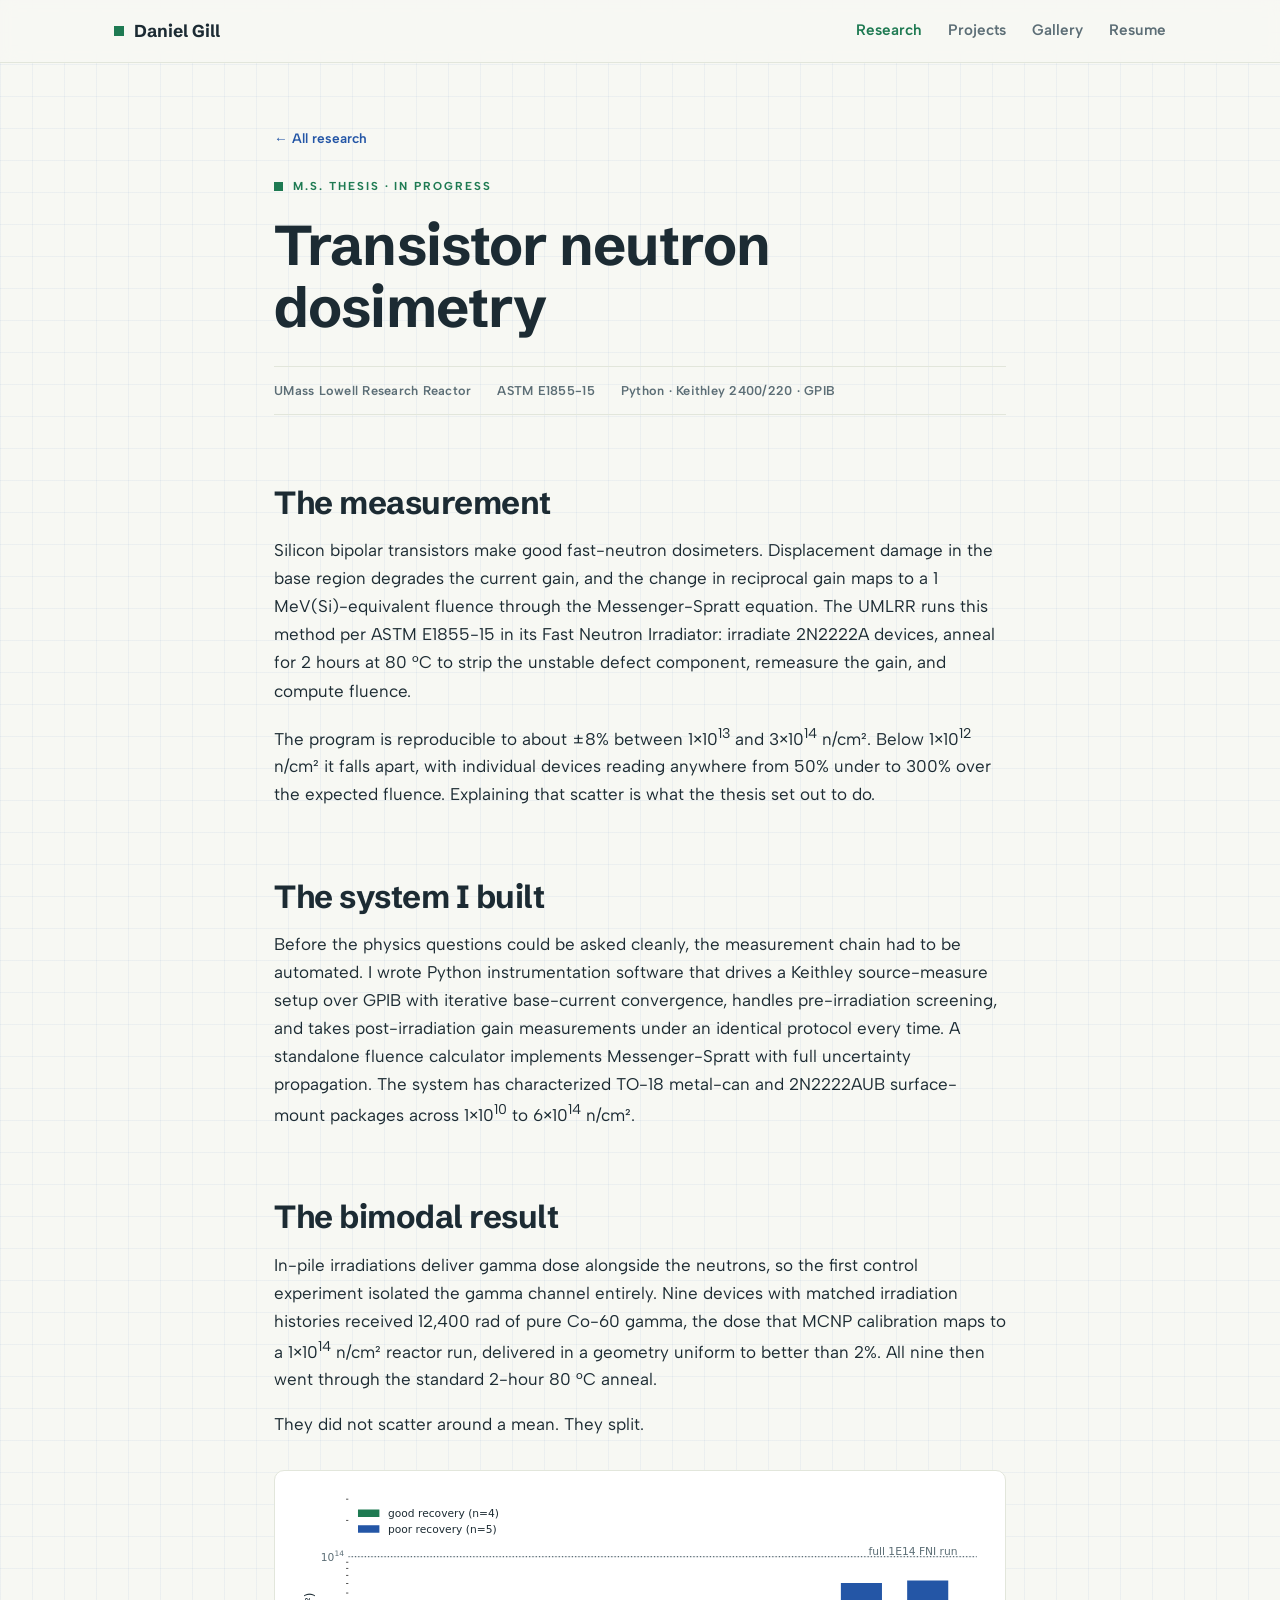
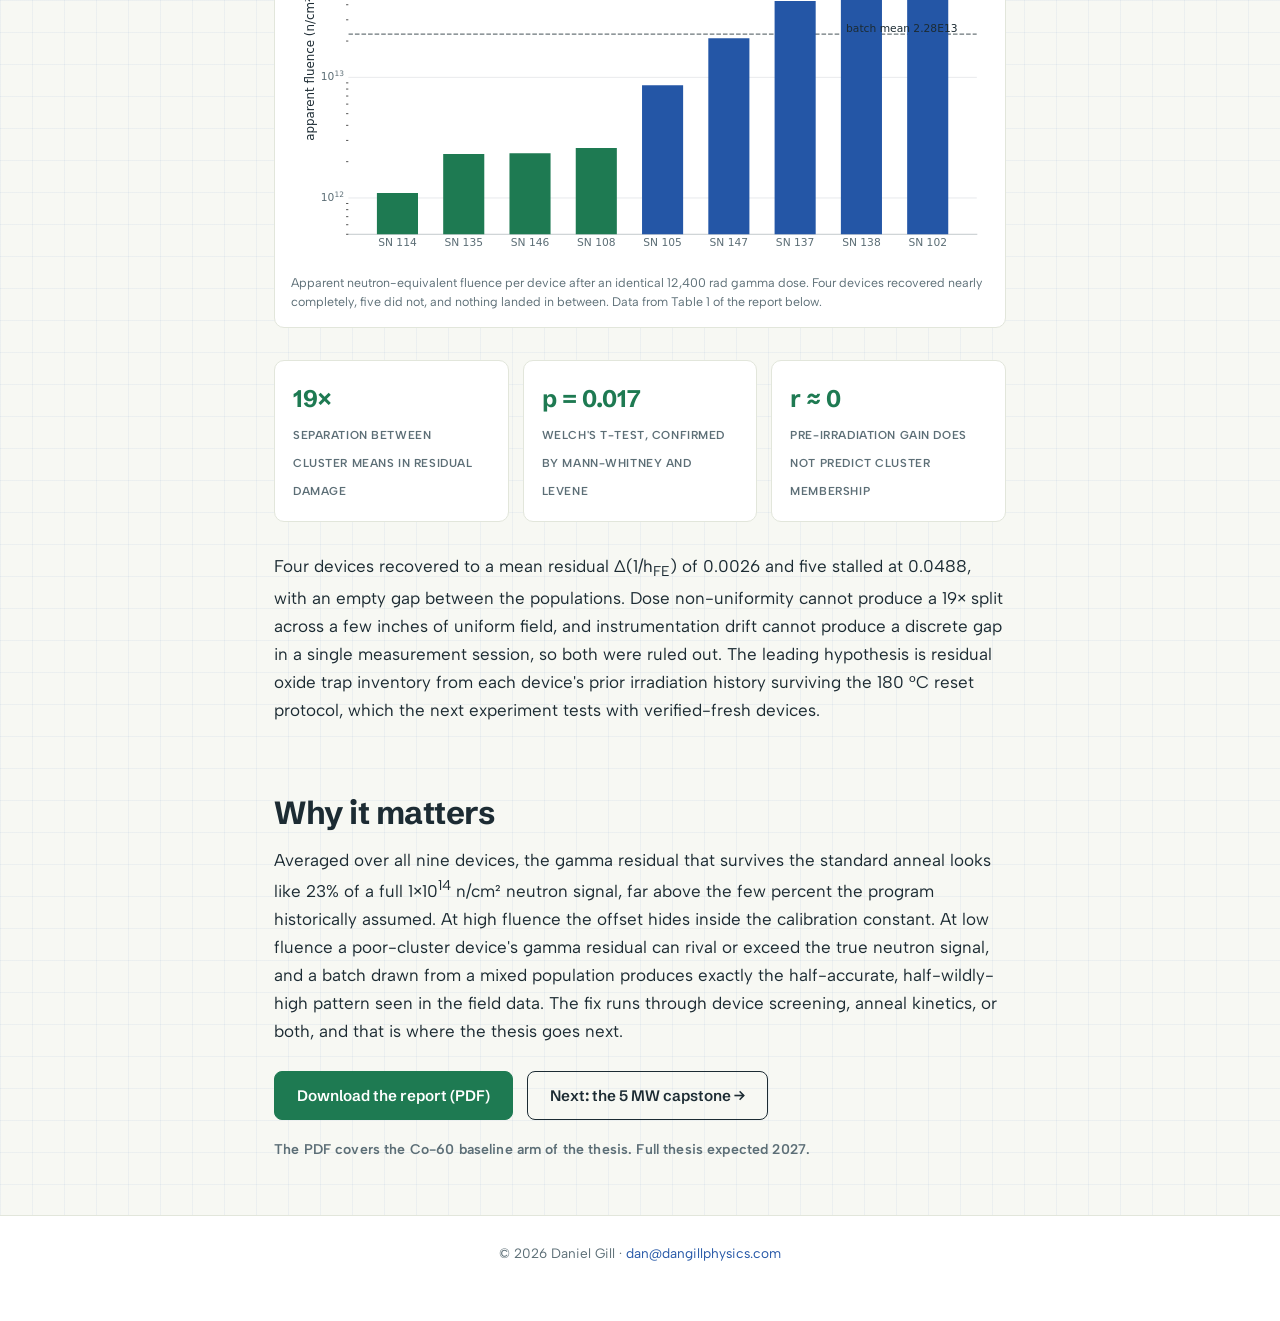
<file: research/transistor-dosimetry.html>
<!DOCTYPE html>
<html lang="en">
<head>
<meta charset="UTF-8">
<meta name="viewport" content="width=device-width, initial-scale=1.0">
<title>Transistor neutron dosimetry | Daniel Gill</title>
<meta name="description" content="Building a transistor-based fast-neutron dosimetry system at the UMass Lowell Research Reactor, and the bimodal recovery anomaly it uncovered.">
<link rel="icon" href="data:image/svg+xml,%3Csvg xmlns='http://www.w3.org/2000/svg' viewBox='0 0 64 64'%3E%3Crect width='64' height='64' rx='14' fill='%23f7f8f3'/%3E%3Ccircle cx='32' cy='32' r='12' fill='%231e7a52'/%3E%3Ccircle cx='32' cy='32' r='22' fill='none' stroke='%232456a6' stroke-opacity='0.4' stroke-width='3'/%3E%3C/svg%3E">
<link rel="preconnect" href="https://fonts.googleapis.com">
<link rel="preconnect" href="https://fonts.gstatic.com" crossorigin>
<link href="https://fonts.googleapis.com/css2?family=Schibsted+Grotesk:wght@500;600;700&family=Albert+Sans:wght@400;600;700&display=swap" rel="stylesheet">
<link rel="stylesheet" href="../assets/css/style.css">
</head>
<body>

<nav class="nav">
  <div class="wrap">
    <a class="brand" href="../index.html"><span class="dot"></span>Daniel Gill</a>
    <div class="nav-links">
      <a href="../index.html#research" class="active">Research</a>
      <a href="../index.html#projects">Projects</a>
      <a href="../index.html#gallery">Gallery</a>
      <a href="../resume.html">Resume</a>
    </div>
  </div>
</nav>

<main class="article">
  <a class="backlink" href="../index.html#research">&larr; All research</a>

  <div class="titleblock">
    <p class="eyebrow">M.S. thesis &middot; in progress</p>
    <h1>Transistor neutron dosimetry</h1>
    <p class="meta">
      <span>UMass Lowell Research Reactor</span>
      <span>ASTM E1855-15</span>
      <span>Python &middot; Keithley 2400/220 &middot; GPIB</span>
    </p>
  </div>

  <h2>The measurement</h2>
  <p>Silicon bipolar transistors make good fast-neutron dosimeters. Displacement damage in the base region degrades the current gain, and the change in reciprocal gain maps to a 1 MeV(Si)-equivalent fluence through the Messenger-Spratt equation. The UMLRR runs this method per ASTM E1855-15 in its Fast Neutron Irradiator: irradiate 2N2222A devices, anneal for 2 hours at 80 &deg;C to strip the unstable defect component, remeasure the gain, and compute fluence.</p>
  <p>The program is reproducible to about &plusmn;8% between 1&times;10<sup>13</sup> and 3&times;10<sup>14</sup> n/cm&sup2;. Below 1&times;10<sup>12</sup> n/cm&sup2; it falls apart, with individual devices reading anywhere from 50% under to 300% over the expected fluence. Explaining that scatter is what the thesis set out to do.</p>

  <h2>The system I built</h2>
  <p>Before the physics questions could be asked cleanly, the measurement chain had to be automated. I wrote Python instrumentation software that drives a Keithley source-measure setup over GPIB with iterative base-current convergence, handles pre-irradiation screening, and takes post-irradiation gain measurements under an identical protocol every time. A standalone fluence calculator implements Messenger-Spratt with full uncertainty propagation. The system has characterized TO-18 metal-can and 2N2222AUB surface-mount packages across 1&times;10<sup>10</sup> to 6&times;10<sup>14</sup> n/cm&sup2;.</p>

  <h2>The bimodal result</h2>
  <p>In-pile irradiations deliver gamma dose alongside the neutrons, so the first control experiment isolated the gamma channel entirely. Nine devices with matched irradiation histories received 12,400 rad of pure Co-60 gamma, the dose that MCNP calibration maps to a 1&times;10<sup>14</sup> n/cm&sup2; reactor run, delivered in a geometry uniform to better than 2%. All nine then went through the standard 2-hour 80 &deg;C anneal.</p>
  <p>They did not scatter around a mean. They split.</p>

  <figure>
    <img src="../assets/img/bimodal-fluence.svg" alt="Bar chart showing apparent neutron-equivalent fluence for nine transistors after identical gamma exposure, with four devices clustered near 2E12 and five devices between 8.6E12 and 6.4E13">
    <figcaption>Apparent neutron-equivalent fluence per device after an identical 12,400 rad gamma dose. Four devices recovered nearly completely, five did not, and nothing landed in between. Data from Table 1 of the report below.</figcaption>
  </figure>

  <div class="numbers">
    <div class="n"><b>19&times;</b><span>separation between cluster means in residual damage</span></div>
    <div class="n"><b>p = 0.017</b><span>Welch's t-test, confirmed by Mann-Whitney and Levene</span></div>
    <div class="n"><b>r &asymp; 0</b><span>pre-irradiation gain does not predict cluster membership</span></div>
  </div>

  <p>Four devices recovered to a mean residual &Delta;(1/h<sub>FE</sub>) of 0.0026 and five stalled at 0.0488, with an empty gap between the populations. Dose non-uniformity cannot produce a 19&times; split across a few inches of uniform field, and instrumentation drift cannot produce a discrete gap in a single measurement session, so both were ruled out. The leading hypothesis is residual oxide trap inventory from each device's prior irradiation history surviving the 180 &deg;C reset protocol, which the next experiment tests with verified-fresh devices.</p>

  <h2>Why it matters</h2>
  <p>Averaged over all nine devices, the gamma residual that survives the standard anneal looks like 23% of a full 1&times;10<sup>14</sup> n/cm&sup2; neutron signal, far above the few percent the program historically assumed. At high fluence the offset hides inside the calibration constant. At low fluence a poor-cluster device's gamma residual can rival or exceed the true neutron signal, and a batch drawn from a mixed population produces exactly the half-accurate, half-wildly-high pattern seen in the field data. The fix runs through device screening, anneal kinetics, or both, and that is where the thesis goes next.</p>

  <div class="btn-row">
    <a class="btn" href="../assets/docs/bimodal-recovery-2n2222.pdf">Download the report (PDF)</a>
    <a class="btn ghost" href="shielding-5mw.html">Next: the 5 MW capstone &rarr;</a>
  </div>
  <p class="mono" style="color: var(--muted); margin-top: 18px;">The PDF covers the Co-60 baseline arm of the thesis. Full thesis expected 2027.</p>
</main>

<footer>
  <div class="wrap">&copy; 2026 Daniel Gill &middot; <a href="mailto:dan@dangillphysics.com">dan@dangillphysics.com</a></div>
</footer>

</body>
</html>
</file>
<file: assets/css/style.css>
/* ============================================================
   dangillphysics.com  ·  v2 "quad pad"
   Off-white engineering-paper base with a faint drafting grid.
   Green = action and markers. Blue = links and data.
   Type: Schibsted Grotesk (display) / Albert Sans (body)
   ============================================================ */

:root {
  --paper: #f7f8f3;
  --card: #ffffff;
  --ink: #1c2b33;
  --muted: #5c6e76;
  --green: #1e7a52;
  --green-deep: #145a3c;
  --blue: #2456a6;
  --line: #e2e6db;
  --grid: rgba(36, 86, 166, 0.05);
  --maxw: 1100px;
  --radius: 10px;
}

* { box-sizing: border-box; }

html { scroll-behavior: smooth; }

body {
  margin: 0;
  color: var(--ink);
  font-family: "Albert Sans", "Segoe UI", sans-serif;
  font-size: 17px;
  line-height: 1.65;
  -webkit-font-smoothing: antialiased;
  background-color: var(--paper);
  background-image:
    linear-gradient(var(--grid) 1px, transparent 1px),
    linear-gradient(90deg, var(--grid) 1px, transparent 1px);
  background-size: 32px 32px;
}

::selection { background: rgba(30, 122, 82, 0.18); }

h1, h2, h3 {
  font-family: "Schibsted Grotesk", "Segoe UI", sans-serif;
  font-weight: 700;
  line-height: 1.1;
  letter-spacing: -0.015em;
  margin: 0 0 0.5em;
  color: var(--ink);
}

h1 { font-size: clamp(2.3rem, 5.2vw, 3.5rem); }
h2 { font-size: clamp(1.55rem, 3vw, 2rem); }
h3 { font-size: 1.22rem; }

p { margin: 0 0 1em; }

a { color: var(--blue); text-decoration: none; }
a:hover { text-decoration: underline; text-underline-offset: 3px; }

a:focus-visible, button:focus-visible {
  outline: 2px solid var(--green);
  outline-offset: 3px;
  border-radius: 3px;
}

img { max-width: 100%; height: auto; display: block; }

.mono {
  font-weight: 600;
  font-size: 0.88rem;
  letter-spacing: 0.01em;
}

.wrap {
  max-width: var(--maxw);
  margin-inline: auto;
  padding-inline: 24px;
}

/* ---------- eyebrow labels ---------- */
.eyebrow {
  font-size: 0.72rem;
  font-weight: 700;
  letter-spacing: 0.17em;
  text-transform: uppercase;
  color: var(--green);
  display: flex;
  align-items: center;
  gap: 10px;
  margin-bottom: 18px;
}
.eyebrow::before {
  content: "";
  width: 9px;
  height: 9px;
  background: var(--green);
  flex-shrink: 0;
}
.eyebrow.warm { color: var(--blue); }
.eyebrow.warm::before { background: var(--blue); }

/* ---------- nav ---------- */
.nav {
  position: sticky;
  top: 0;
  z-index: 50;
  background: rgba(247, 248, 243, 0.88);
  backdrop-filter: blur(8px);
  border-bottom: 1px solid var(--line);
}
.nav .wrap {
  display: flex;
  align-items: center;
  justify-content: space-between;
  gap: 16px;
  min-height: 62px;
  flex-wrap: wrap;
  padding-block: 8px;
}
.brand {
  font-family: "Schibsted Grotesk", sans-serif;
  font-weight: 700;
  font-size: 1.08rem;
  color: var(--ink);
  display: flex;
  align-items: center;
  gap: 10px;
}
.brand:hover { text-decoration: none; }
.brand .dot {
  width: 10px;
  height: 10px;
  background: var(--green);
}
.nav-links { display: flex; gap: 26px; flex-wrap: wrap; }
.nav-links a { color: var(--muted); font-size: 0.95rem; font-weight: 600; }
.nav-links a:hover { color: var(--ink); text-decoration: none; }
.nav-links a.active { color: var(--green); }

/* ---------- buttons ---------- */
.btn {
  display: inline-block;
  font-family: "Schibsted Grotesk", sans-serif;
  font-weight: 600;
  font-size: 0.95rem;
  padding: 11px 22px;
  border-radius: 8px;
  border: 1px solid var(--green);
  background: var(--green);
  color: #ffffff;
  transition: background 0.15s ease, border-color 0.15s ease;
}
.btn:hover {
  text-decoration: none;
  background: var(--green-deep);
  border-color: var(--green-deep);
}
.btn.ghost {
  background: transparent;
  color: var(--ink);
  border-color: var(--ink);
}
.btn.ghost:hover { border-color: var(--green); color: var(--green); }
.btn-row { display: flex; gap: 14px; flex-wrap: wrap; margin-top: 26px; }

/* ---------- hero ---------- */
.hero {
  padding: 80px 0 60px;
  border-bottom: 1px solid var(--line);
  background: linear-gradient(180deg, rgba(255, 255, 255, 0.55), rgba(255, 255, 255, 0));
}
.hero .wrap {
  display: grid;
  grid-template-columns: 1.15fr 0.85fr;
  gap: 56px;
  align-items: center;
}
.hero p.lede {
  font-size: 1.12rem;
  color: var(--muted);
  max-width: 54ch;
}
.hero p.lede strong { color: var(--ink); font-weight: 600; }

.portrait-frame {
  position: relative;
  width: min(320px, 76vw);
  margin-inline: auto;
}
.portrait {
  border-radius: 16px;
  border: 1px solid var(--line);
  box-shadow: 0 14px 34px rgba(28, 43, 51, 0.12);
  background: var(--card);
}
/* pinned-photo corner mark */
.portrait-frame::after {
  content: "";
  position: absolute;
  top: -9px;
  right: -9px;
  width: 22px;
  height: 22px;
  border-top: 3px solid var(--green);
  border-right: 3px solid var(--green);
}

.toolline {
  margin-top: 32px;
  color: var(--muted);
  font-size: 0.82rem;
  font-weight: 600;
  letter-spacing: 0.04em;
}
.toolline span { color: var(--green); padding-inline: 8px; }

/* page-load stagger */
.rise { animation: rise 0.6s ease both; }
.rise.d1 { animation-delay: 0.07s; }
.rise.d2 { animation-delay: 0.14s; }
.rise.d3 { animation-delay: 0.21s; }
@keyframes rise {
  from { opacity: 0; transform: translateY(12px); }
  to   { opacity: 1; transform: none; }
}

/* ---------- sections ---------- */
section { padding: 68px 0; }
section + section { border-top: 1px solid var(--line); }

/* ---------- about ---------- */
.about-grid {
  display: grid;
  grid-template-columns: 1.5fr 1fr;
  gap: 56px;
  align-items: start;
}
.facts { margin: 0; }
.facts div { padding: 13px 0; border-bottom: 1px solid var(--line); }
.facts div:first-child { border-top: 1px solid var(--line); }
.facts dt {
  font-size: 0.7rem;
  font-weight: 700;
  letter-spacing: 0.14em;
  text-transform: uppercase;
  color: var(--green);
  margin-bottom: 2px;
}
.facts dd { margin: 0; }
.chip-logo { margin-top: 26px; display: inline-block; }
.chip-logo img { height: 44px; width: auto; }

/* ---------- research features ---------- */
.feature {
  display: grid;
  grid-template-columns: 1fr 1fr;
  gap: 52px;
  align-items: center;
  padding: 44px 0;
}
.feature + .feature { border-top: 1px dashed var(--line); }
.feature .media {
  background: var(--card);
  border: 1px solid var(--line);
  border-radius: var(--radius);
  padding: 16px;
}
.feature .media.plain { background: var(--card); }
.feature .media img { border-radius: 5px; }
.feature.rev .media { order: 2; }
.feature .links { display: flex; gap: 22px; flex-wrap: wrap; margin-top: 8px; }

/* ---------- project cards ---------- */
.cards {
  display: grid;
  grid-template-columns: repeat(2, 1fr);
  gap: 20px;
  margin-top: 12px;
}
.card {
  background: var(--card);
  border: 1px solid var(--line);
  border-radius: var(--radius);
  padding: 26px 26px 22px;
  display: flex;
  flex-direction: column;
  transition: border-color 0.15s ease;
}
.card:hover { border-color: var(--green); }
.card h3 { margin-bottom: 10px; }
.card p { color: var(--muted); font-size: 0.97rem; flex: 1; }
.card .tags {
  font-size: 0.72rem;
  font-weight: 700;
  letter-spacing: 0.1em;
  text-transform: uppercase;
  color: var(--green);
  margin: 14px 0 10px;
}
.card a.more { font-size: 0.92rem; font-weight: 600; }

/* ---------- gallery ---------- */
.gallery {
  display: flex;
  flex-wrap: wrap;
  justify-content: center;
  gap: 18px;
}
.gallery figure {
  margin: 0;
  flex: 0 1 calc((100% - 36px) / 3);
  min-width: 0;
  background: var(--card);
  border: 1px solid var(--line);
  border-radius: var(--radius);
  padding: 12px;
}
.gallery figure.bright { background: var(--card); }
.gallery img {
  border-radius: 5px;
  width: 100%;
  aspect-ratio: 4 / 3;
  object-fit: cover;
  object-position: 50% 40%;
}
.gallery figure.contain img {
  object-fit: contain;
  object-position: 50% 50%;
  background: var(--card);
}
/* per-tile crop control, add to the <figure> */
.gallery figure.crop-top img    { object-position: 50% 12%; }
.gallery figure.crop-upper img  { object-position: 50% 28%; }
.gallery figure.crop-center img { object-position: 50% 50%; }
.gallery figure.crop-lower img  { object-position: 50% 72%; }
  font-size: 0.78rem;
  color: var(--muted);
  padding-top: 10px;
  line-height: 1.5;
}

/* ---------- contact / footer ---------- */
.contact { text-align: center; padding: 88px 0 66px; }
.contact .bigmail {
  font-family: "Schibsted Grotesk", sans-serif;
  font-weight: 700;
  font-size: clamp(1.4rem, 4vw, 2.3rem);
  color: var(--ink);
  display: inline-block;
  margin: 10px 0 26px;
}
.contact .bigmail:hover { color: var(--green); text-decoration: none; }
.contact .out { display: flex; gap: 28px; justify-content: center; flex-wrap: wrap; }
footer {
  border-top: 1px solid var(--line);
  padding: 26px 0 56px;
  color: var(--muted);
  font-size: 0.85rem;
  text-align: center;
  background: var(--card);
}

/* ---------- article (research detail + resume) ---------- */
.article { max-width: 780px; margin-inline: auto; padding: 60px 24px 40px; }
.article .titleblock { margin-bottom: 38px; }
.article .meta {
  font-size: 0.8rem;
  font-weight: 600;
  color: var(--muted);
  letter-spacing: 0.02em;
  display: flex;
  gap: 8px 26px;
  flex-wrap: wrap;
  padding: 13px 0;
  border-top: 1px solid var(--line);
  border-bottom: 1px solid var(--line);
}
.article h2 { margin-top: 2.2em; }
.article figure {
  margin: 32px 0;
  background: var(--card);
  border: 1px solid var(--line);
  border-radius: var(--radius);
  padding: 16px;
}
.article figure.bright { background: var(--card); }
.article figure img { border-radius: 5px; margin-inline: auto; }
.article figcaption {
  font-size: 0.78rem;
  color: var(--muted);
  padding-top: 12px;
  line-height: 1.55;
}
.article .backlink {
  display: inline-block;
  margin-bottom: 28px;
  font-size: 0.85rem;
  font-weight: 600;
}
.numbers {
  display: grid;
  grid-template-columns: repeat(3, 1fr);
  gap: 14px;
  margin: 30px 0;
}
.numbers .n {
  background: var(--card);
  border: 1px solid var(--line);
  border-radius: var(--radius);
  padding: 18px;
}
.numbers .n b {
  display: block;
  font-family: "Schibsted Grotesk", sans-serif;
  font-size: 1.5rem;
  font-weight: 700;
  color: var(--green);
}
.numbers .n span {
  font-size: 0.72rem;
  font-weight: 600;
  letter-spacing: 0.05em;
  text-transform: uppercase;
  color: var(--muted);
}

/* ---------- resume page ---------- */
.resume h2 {
  font-size: 1rem;
  letter-spacing: 0.14em;
  text-transform: uppercase;
  color: var(--green);
  border-bottom: 1px solid var(--line);
  padding-bottom: 8px;
  margin-top: 2.4em;
}
.resume .entry { margin-bottom: 26px; }
.resume .entry .head {
  display: flex;
  justify-content: space-between;
  gap: 16px;
  flex-wrap: wrap;
  align-items: baseline;
}
.resume .entry .head b { font-family: "Schibsted Grotesk", sans-serif; font-size: 1.05rem; }
.resume .entry .head .when { font-size: 0.8rem; font-weight: 600; color: var(--muted); }
.resume .entry .role { color: var(--muted); font-style: italic; margin-bottom: 6px; }
.resume ul { margin: 8px 0 0; padding-left: 20px; }
.resume ul li { margin-bottom: 6px; }
.resume .skillrow { margin-bottom: 12px; }
.resume .skillrow b { color: var(--ink); }

/* ---------- responsive ---------- */
@media (max-width: 860px) {
  .hero { padding: 52px 0 42px; }
  .hero .wrap { grid-template-columns: 1fr; gap: 38px; }
  .portrait-frame { order: -1; }
  .about-grid, .feature { grid-template-columns: 1fr; gap: 30px; }
  .feature.rev .media { order: 0; }
  .cards { grid-template-columns: 1fr; }
  .gallery { grid-template-columns: 1fr 1fr; }
  .numbers { grid-template-columns: 1fr; }
}
@media (max-width: 860px) { .gallery figure { flex-basis: calc((100% - 18px) / 2); } }
@media (max-width: 560px) { .gallery figure { flex-basis: 100%; } }

@media (prefers-reduced-motion: reduce) {
  .rise { animation: none; }
  .btn, .card { transition: none; }
  html { scroll-behavior: auto; }
}

/* print: used by the resume page */
@media print {
  body { background: #ffffff; color: #111; }
  .nav, .btn-row, footer, .backlink { display: none; }
  a { color: #111; }
  .resume h2 { color: #111; border-color: #999; }
  .article { padding-top: 0; }
}
</file>
